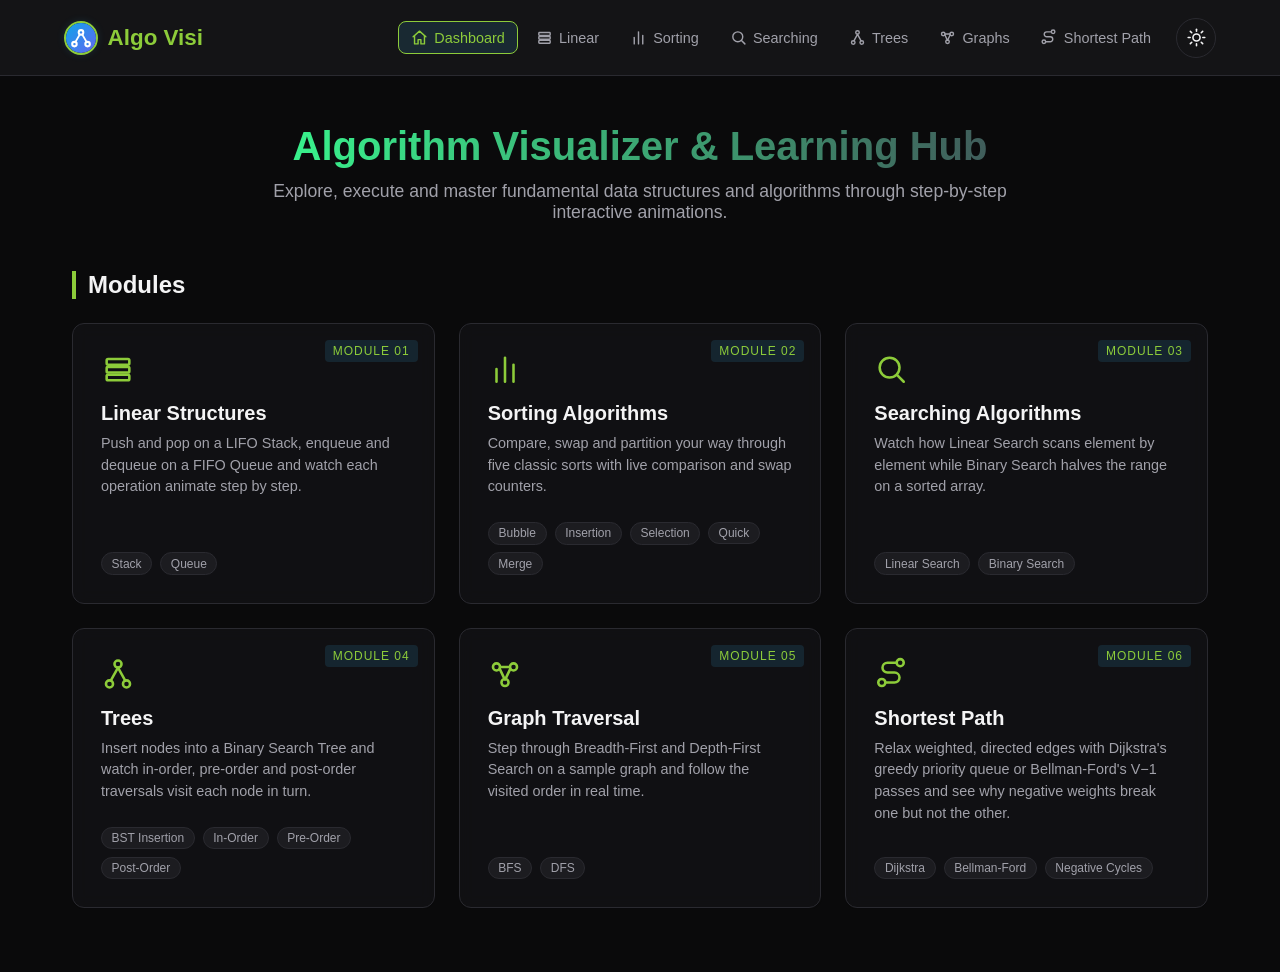
<file: index.html>
<!DOCTYPE html>
<html lang="en" data-theme="dark">
<head>
  <meta charset="UTF-8">
  <meta name="viewport" content="width=device-width, initial-scale=1.0">
  <title>Algo Visi</title>
  <link rel="icon" type="image/svg+xml" href="favicon.svg">
  <!-- Apply saved theme before paint to avoid a flash of the wrong theme -->
  <script>
    (function () {
      try {
        var t = localStorage.getItem('dsa-theme');
        document.documentElement.setAttribute('data-theme', t === 'light' ? 'light' : 'dark');
      } catch (e) { document.documentElement.setAttribute('data-theme', 'dark'); }
    })();
  </script>
  <link rel="stylesheet" href="css/style.css">
  <link rel="stylesheet" href="css/dashboard.css">
</head>
<body>

  <!-- Navigation Bar -->
  <nav class="navbar">
    <a class="logo" href="index.html">
      <img src="favicon.svg" alt="Algo Visi" class="logo-favicon">
      <span class="logo-text">Algo Visi</span>
    </a>
    <div class="nav-right">
      <ul class="nav-links">
        <li><a href="index.html" class="active"><span class="nav-icon"><svg viewBox="0 0 24 24"><path d="M3 11l9-8 9 8"/><path d="M5 9.5V21h5v-6h4v6h5V9.5"/></svg></span> Dashboard</a></li>
        <li><a href="pages/linear-structures.html"><span class="nav-icon"><svg viewBox="0 0 24 24"><rect x="4" y="5" width="16" height="4" rx="1"/><rect x="4" y="10.5" width="16" height="4" rx="1"/><rect x="4" y="16" width="16" height="4" rx="1"/></svg></span> Linear</a></li>
        <li><a href="pages/sorting.html"><span class="nav-icon"><svg viewBox="0 0 24 24"><line x1="6" y1="21" x2="6" y2="12"/><line x1="12" y1="21" x2="12" y2="4"/><line x1="18" y1="21" x2="18" y2="9"/></svg></span> Sorting</a></li>
        <li><a href="pages/searching.html"><span class="nav-icon"><svg viewBox="0 0 24 24"><circle cx="11" cy="11" r="7"/><line x1="16.2" y1="16.2" x2="21" y2="21"/></svg></span> Searching</a></li>
        <li><a href="pages/tree.html"><span class="nav-icon"><svg viewBox="0 0 24 24"><circle cx="12" cy="5" r="2.5"/><circle cx="6" cy="19" r="2.5"/><circle cx="18" cy="19" r="2.5"/><path d="M12 7.5 6.9 16.7M12 7.5l5.1 9.2"/></svg></span> Trees</a></li>
        <li><a href="pages/graph.html"><span class="nav-icon"><svg viewBox="0 0 24 24"><circle cx="6" cy="7" r="2.5"/><circle cx="18" cy="7" r="2.5"/><circle cx="12" cy="18" r="2.5"/><path d="M8.2 8.2l3.6 7.6M15.8 8.2l-3.6 7.6M8.5 7h7"/></svg></span> Graphs</a></li>
        <li><a href="pages/shortest-path.html"><span class="nav-icon"><svg viewBox="0 0 24 24"><circle cx="5.5" cy="18" r="2.5"/><circle cx="18.5" cy="4" r="2.5"/><path d="M8 18h6.5a3.5 3.5 0 0 0 0-7h-5a3.5 3.5 0 0 1 0-7H16"/></svg></span> Shortest Path</a></li>
      </ul>
      <button id="theme-toggle" class="theme-toggle" type="button" aria-label="Switch theme">
        <svg class="icon-sun" viewBox="0 0 24 24"><circle cx="12" cy="12" r="4.5"/><line x1="12" y1="1.5" x2="12" y2="4"/><line x1="12" y1="20" x2="12" y2="22.5"/><line x1="1.5" y1="12" x2="4" y2="12"/><line x1="20" y1="12" x2="22.5" y2="12"/><line x1="4.2" y1="4.2" x2="6" y2="6"/><line x1="18" y1="18" x2="19.8" y2="19.8"/><line x1="4.2" y1="19.8" x2="6" y2="18"/><line x1="18" y1="6" x2="19.8" y2="4.2"/></svg>
        <svg class="icon-moon" viewBox="0 0 24 24"><path d="M21 12.8A9 9 0 1 1 11.2 3 7 7 0 0 0 21 12.8Z"/></svg>
      </button>
    </div>
  </nav>

  <!-- Hero Section -->
  <header class="hero">
    <h1>Algorithm Visualizer &amp; Learning Hub</h1>
    <p>Explore, execute and master fundamental data structures and algorithms through step-by-step interactive animations.</p>
  </header>

  <!-- Main Modules — Flexbox layout -->
  <main class="dashboard-container">
    <h2 class="section-title">Modules</h2>
     <div class="card-grid">

      <!-- Module 1: Linear Structures -->
      <a href="pages/linear-structures.html" class="module-card">
        <div class="card-badge">Module 01</div>
        <div class="card-icon"><svg viewBox="0 0 24 24" fill="none" stroke="currentColor" stroke-width="1.8" stroke-linecap="round" stroke-linejoin="round"><rect x="4" y="5" width="16" height="4" rx="1"/><rect x="4" y="10.5" width="16" height="4" rx="1"/><rect x="4" y="16" width="16" height="4" rx="1"/></svg></div>
        <h3>Linear Structures</h3>
        <p>Push and pop on a LIFO Stack, enqueue and dequeue on a FIFO Queue and watch each operation animate step by step.</p>
        <div class="card-tags">
          <span>Stack</span>
          <span>Queue</span>
        </div>
      </a>

      <!-- Module 2: Sorting -->
      <a href="pages/sorting.html" class="module-card">
        <div class="card-badge">Module 02</div>
        <div class="card-icon"><svg viewBox="0 0 24 24" fill="none" stroke="currentColor" stroke-width="1.8" stroke-linecap="round" stroke-linejoin="round"><line x1="6" y1="21" x2="6" y2="12"/><line x1="12" y1="21" x2="12" y2="4"/><line x1="18" y1="21" x2="18" y2="9"/></svg></div>
        <h3>Sorting Algorithms</h3>
        <p>Compare, swap and partition your way through five classic sorts with live comparison and swap counters.</p>
        <div class="card-tags">
          <span>Bubble</span>
          <span>Insertion</span>
          <span>Selection</span>
          <span>Quick</span>
          <span>Merge</span>
        </div>
      </a>

      <!-- Module 3: Searching -->
      <a href="pages/searching.html" class="module-card">
        <div class="card-badge">Module 03</div>
        <div class="card-icon"><svg viewBox="0 0 24 24" fill="none" stroke="currentColor" stroke-width="1.8" stroke-linecap="round" stroke-linejoin="round"><circle cx="11" cy="11" r="7"/><line x1="16.2" y1="16.2" x2="21" y2="21"/></svg></div>
        <h3>Searching Algorithms</h3>
        <p>Watch how Linear Search scans element by element while Binary Search halves the range on a sorted array.</p>
        <div class="card-tags">
          <span>Linear Search</span>
          <span>Binary Search</span>
        </div>
      </a>

      <!-- Module 4: Trees -->
      <a href="pages/tree.html" class="module-card">
        <div class="card-badge">Module 04</div>
        <div class="card-icon"><svg viewBox="0 0 24 24" fill="none" stroke="currentColor" stroke-width="1.8" stroke-linecap="round" stroke-linejoin="round"><circle cx="12" cy="5" r="2.5"/><circle cx="6" cy="19" r="2.5"/><circle cx="18" cy="19" r="2.5"/><path d="M12 7.5 6.9 16.7M12 7.5l5.1 9.2"/></svg></div>
        <h3>Trees</h3>
        <p>Insert nodes into a Binary Search Tree and watch in-order, pre-order and post-order traversals visit each node in turn.</p>
        <div class="card-tags">
          <span>BST Insertion</span>
          <span>In-Order</span>
          <span>Pre-Order</span>
          <span>Post-Order</span>
        </div>
      </a>

      <!-- Module 5: Graphs -->
      <a href="pages/graph.html" class="module-card">
        <div class="card-badge">Module 05</div>
        <div class="card-icon"><svg viewBox="0 0 24 24" fill="none" stroke="currentColor" stroke-width="1.8" stroke-linecap="round" stroke-linejoin="round"><circle cx="6" cy="7" r="2.5"/><circle cx="18" cy="7" r="2.5"/><circle cx="12" cy="18" r="2.5"/><path d="M8.2 8.2l3.6 7.6M15.8 8.2l-3.6 7.6M8.5 7h7"/></svg></div>
        <h3>Graph Traversal</h3>
        <p>Step through Breadth-First and Depth-First Search on a sample graph and follow the visited order in real time.</p>
        <div class="card-tags">
          <span>BFS</span>
          <span>DFS</span>
        </div>
      </a>


      <!-- Module 6: Shortest Path -->
      <a href="pages/shortest-path.html" class="module-card">
        <div class="card-badge">Module 06</div>
        <div class="card-icon"><svg viewBox="0 0 24 24" fill="none" stroke="currentColor" stroke-width="1.8" stroke-linecap="round" stroke-linejoin="round"><circle cx="5.5" cy="18" r="2.5"/><circle cx="18.5" cy="4" r="2.5"/><path d="M8 18h6.5a3.5 3.5 0 0 0 0-7h-5a3.5 3.5 0 0 1 0-7H16"/></svg></div>
        <h3>Shortest Path</h3>
        <p>Relax weighted, directed edges with Dijkstra's greedy priority queue or Bellman-Ford's V&minus;1 passes and see why negative weights break one but not the other.</p>
        <div class="card-tags">
          <span>Dijkstra</span>
          <span>Bellman-Ford</span>
          <span>Negative Cycles</span>
        </div>
      </a>

    </div>
  </main>

  <script src="js/app.js"></script>
  <script src="js/theme.js"></script>
</body>
</html>
</file>
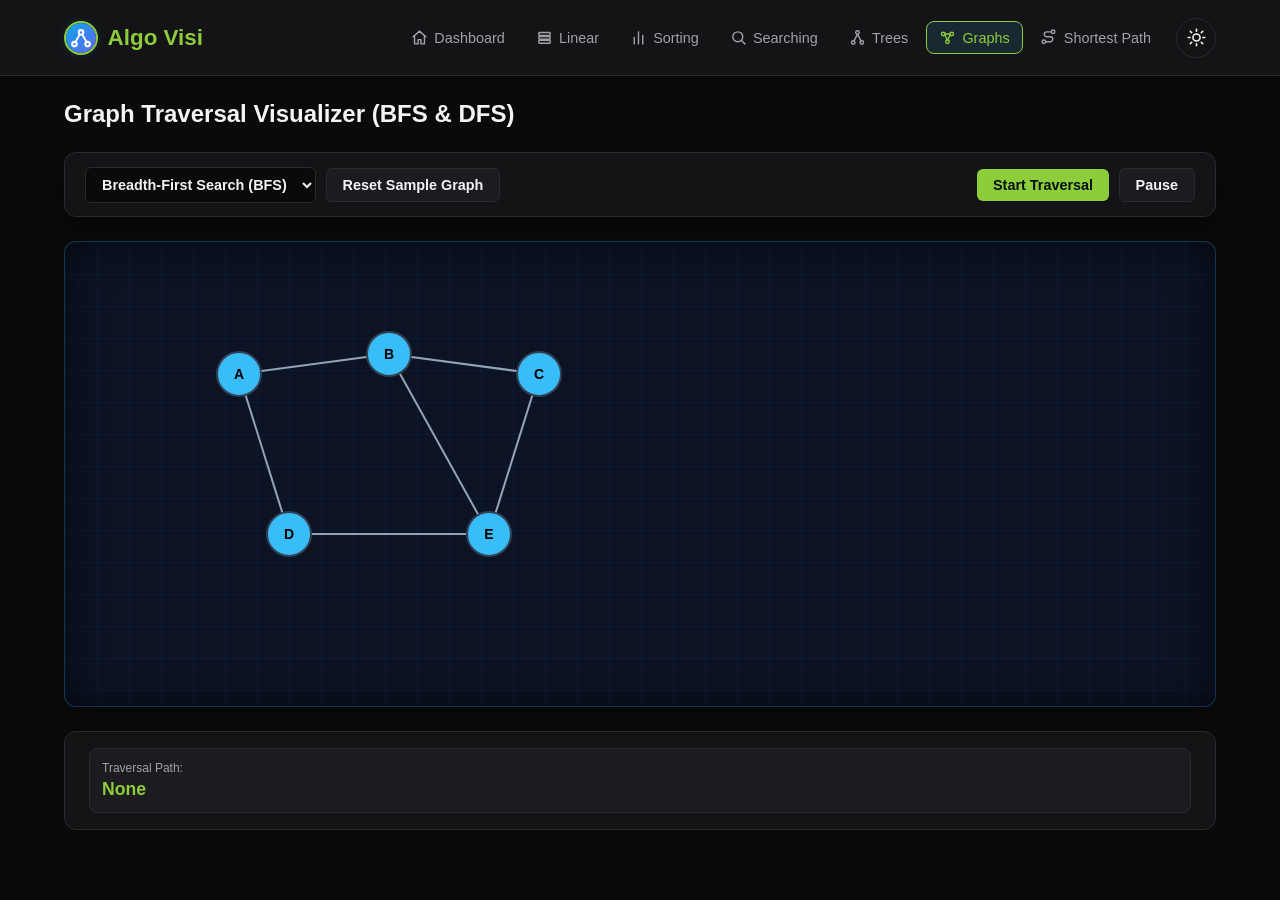
<file: pages/graph.html>
<!DOCTYPE html>
<html lang="en" data-theme="dark">
<head>
  <meta charset="UTF-8">
  <meta name="viewport" content="width=device-width, initial-scale=1.0">
  <title>Graph Visualizer - Algo Visi</title>
  <link rel="icon" type="image/svg+xml" href="../favicon.svg">
  <script>
    (function () {
      try {
        var t = localStorage.getItem('dsa-theme');
        document.documentElement.setAttribute('data-theme', t === 'light' ? 'light' : 'dark');
      } catch (e) { document.documentElement.setAttribute('data-theme', 'dark'); }
    })();
  </script>
  <link rel="stylesheet" href="../css/style.css">
  <link rel="stylesheet" href="../css/visualizer.css">
  <style>
    #graph-svg {
      width: 100%;
      height: 400px;
    }
    .graph-node {
      fill: var(--accent);
      stroke: var(--border-color);
      stroke-width: 2px;
      transition: fill 0.3s ease;
    }
    .graph-node.visited {
      fill: #10b981; /* Green for visited nodes */
    }
    .graph-text {
      fill: #000;
      font-weight: bold;
      font-size: 14px;
      text-anchor: middle;
      dominant-baseline: central;
    }
    .graph-edge {
      stroke: var(--text-muted);
      stroke-width: 2px;
    }
  </style>
</head>
<body>

  <!-- Navigation Bar -->
  <nav class="navbar">
    <a class="logo" href="../index.html">
      <img src="../favicon.svg" alt="DSA Playground" class="logo-favicon">
      <span class="logo-text">Algo Visi</span>
    </a>
    <div class="nav-right">
      <ul class="nav-links">
        <li><a href="../index.html"><span class="nav-icon"><svg viewBox="0 0 24 24"><path d="M3 11l9-8 9 8"/><path d="M5 9.5V21h5v-6h4v6h5V9.5"/></svg></span> Dashboard</a></li>
        <li><a href="linear-structures.html"><span class="nav-icon"><svg viewBox="0 0 24 24"><rect x="4" y="5" width="16" height="4" rx="1"/><rect x="4" y="10.5" width="16" height="4" rx="1"/><rect x="4" y="16" width="16" height="4" rx="1"/></svg></span> Linear</a></li>
        <li><a href="sorting.html"><span class="nav-icon"><svg viewBox="0 0 24 24"><line x1="6" y1="21" x2="6" y2="12"/><line x1="12" y1="21" x2="12" y2="4"/><line x1="18" y1="21" x2="18" y2="9"/></svg></span> Sorting</a></li>
        <li><a href="searching.html"><span class="nav-icon"><svg viewBox="0 0 24 24"><circle cx="11" cy="11" r="7"/><line x1="16.2" y1="16.2" x2="21" y2="21"/></svg></span> Searching</a></li>
        <li><a href="tree.html"><span class="nav-icon"><svg viewBox="0 0 24 24"><circle cx="12" cy="5" r="2.5"/><circle cx="6" cy="19" r="2.5"/><circle cx="18" cy="19" r="2.5"/><path d="M12 7.5 6.9 16.7M12 7.5l5.1 9.2"/></svg></span> Trees</a></li>
        <li><a href="graph.html" class="active"><span class="nav-icon"><svg viewBox="0 0 24 24"><circle cx="6" cy="7" r="2.5"/><circle cx="18" cy="7" r="2.5"/><circle cx="12" cy="18" r="2.5"/><path d="M8.2 8.2l3.6 7.6M15.8 8.2l-3.6 7.6M8.5 7h7"/></svg></span> Graphs</a></li>
        <li><a href="shortest-path.html"><span class="nav-icon"><svg viewBox="0 0 24 24"><circle cx="5.5" cy="18" r="2.5"/><circle cx="18.5" cy="4" r="2.5"/><path d="M8 18h6.5a3.5 3.5 0 0 0 0-7h-5a3.5 3.5 0 0 1 0-7H16"/></svg></span> Shortest Path</a></li>
      </ul>
      <button id="theme-toggle" class="theme-toggle" type="button" aria-label="Switch theme">
        <svg class="icon-sun" viewBox="0 0 24 24"><circle cx="12" cy="12" r="4.5"/><line x1="12" y1="1.5" x2="12" y2="4"/><line x1="12" y1="20" x2="12" y2="22.5"/><line x1="1.5" y1="12" x2="4" y2="12"/><line x1="20" y1="12" x2="22.5" y2="12"/><line x1="4.2" y1="4.2" x2="6" y2="6"/><line x1="18" y1="18" x2="19.8" y2="19.8"/><line x1="4.2" y1="19.8" x2="6" y2="18"/><line x1="18" y1="6" x2="19.8" y2="4.2"/></svg>
        <svg class="icon-moon" viewBox="0 0 24 24"><path d="M21 12.8A9 9 0 1 1 11.2 3 7 7 0 0 0 21 12.8Z"/></svg>
      </button>
    </div>
  </nav>

  <div class="visualizer-container">
    <h2>Graph Traversal Visualizer (BFS &amp; DFS)</h2>

    <!-- Controls Panel -->
    <div class="control-panel">
      <div class="input-group">
        <select id="algo-select" class="btn btn-secondary">
          <option value="bfs">Breadth-First Search (BFS)</option>
          <option value="dfs">Depth-First Search (DFS)</option>
        </select>
        <button id="reset-graph-btn" class="btn btn-secondary">Reset Sample Graph</button>
      </div>

      <div class="input-group">
        <button id="play-btn" class="btn">Start Traversal</button>
        <button id="pause-btn" class="btn btn-secondary">Pause</button>
      </div>
    </div>

    <!-- Visualizer Canvas -->
    <div id="canvas-container" class="canvas-area">
      <svg id="graph-svg"></svg>
    </div>

    <!-- Metrics Panel -->
    <div class="complexity-panel">
      <div class="complexity-card" style="grid-column: 1 / -1; text-align: left;">
        <span>Traversal Path:</span>
        <strong id="path-output" style="font-size: 1.1rem; color: var(--accent);">None</strong>
      </div>
    </div>
  </div>

  <script src="../js/visualization/graphVisualizer.js"></script>
  <script src="../js/theme.js"></script>
</body>
</html>
</file>
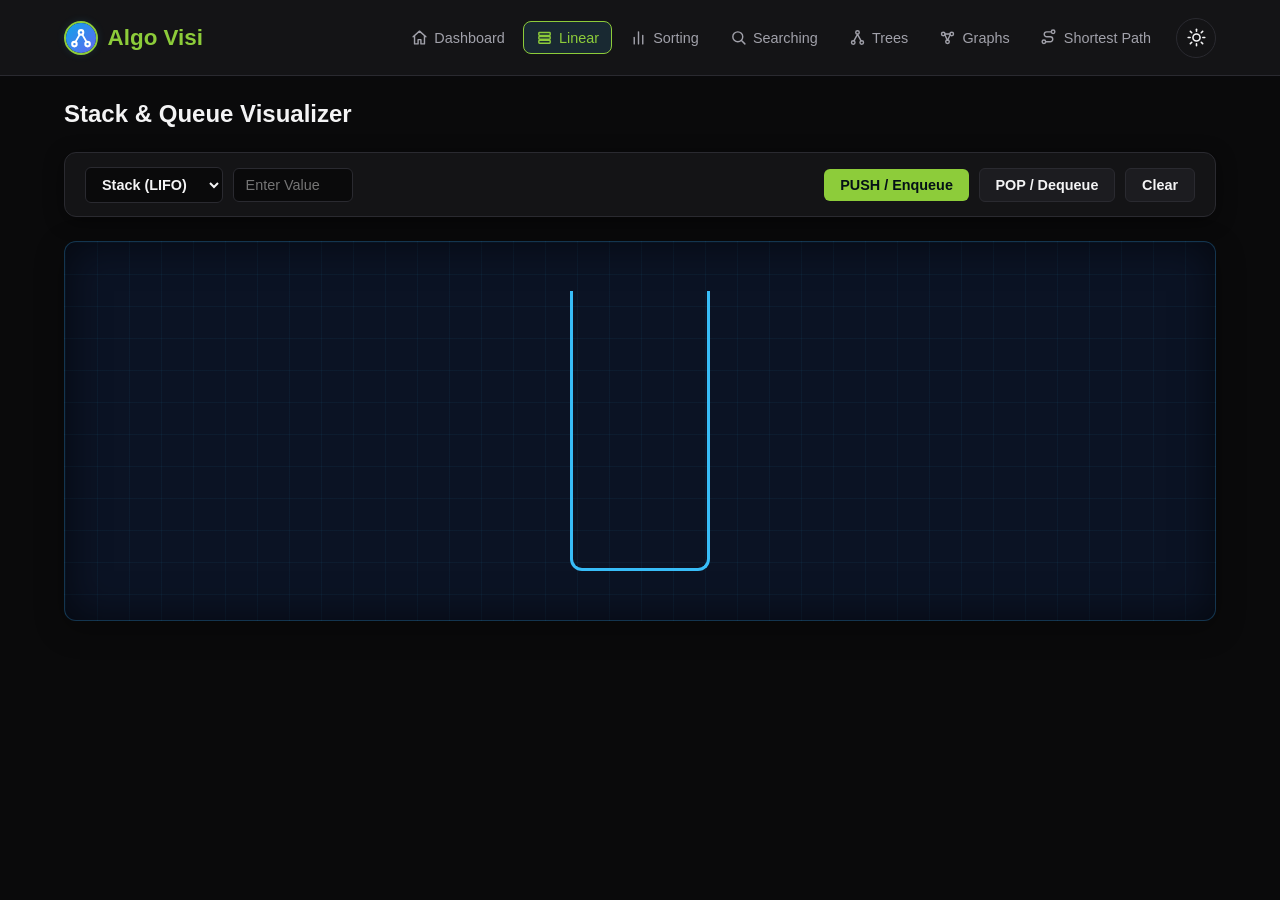
<file: pages/linear-structures.html>
<!DOCTYPE html>
<html lang="en" data-theme="dark">
<head>
  <meta charset="UTF-8">
  <meta name="viewport" content="width=device-width, initial-scale=1.0">
  <title>Linear Structures - Algo Visi</title>
  <link rel="icon" type="image/svg+xml" href="../favicon.svg">
  <script>
    (function () {
      try {
        var t = localStorage.getItem('dsa-theme');
        document.documentElement.setAttribute('data-theme', t === 'light' ? 'light' : 'dark');
      } catch (e) { document.documentElement.setAttribute('data-theme', 'dark'); }
    })();
  </script>
  <link rel="stylesheet" href="../css/style.css">
  <link rel="stylesheet" href="../css/visualizer.css">
  <style>
    /* Specific styles for Stack & Queue containers */
    .stack-display {
      display: flex;
      flex-direction: column-reverse;
      align-items: center;
      gap: 6px;
      width: 140px;
      min-height: 280px;
      border: 3px solid var(--accent);
      border-top: none;
      padding: 10px;
      border-radius: 0 0 12px 12px;
    }

    .queue-display {
      display: flex;
      flex-direction: row;
      align-items: center;
      gap: 6px;
      min-width: 300px;
      height: 80px;
      border: 3px solid var(--accent);
      border-left: none;
      border-right: none;
      padding: 10px;
    }

    .struct-node {
      background: var(--accent);
      color: #000;
      font-weight: bold;
      border-radius: 6px;
      display: flex;
      align-items: center;
      justify-content: center;
      width: 100%;
      height: 40px;
      transition: all 0.3s ease;
    }

    .queue-display .struct-node {
      width: 50px;
      height: 50px;
    }
  </style>
</head>
<body>

  <!-- Navigation Bar -->
  <nav class="navbar">
    <a class="logo" href="../index.html">
      <img src="../favicon.svg" alt="Algo Visi" class="logo-favicon">
      <span class="logo-text">Algo Visi</span>
    </a>
    <div class="nav-right">
      <ul class="nav-links">
        <li><a href="../index.html"><span class="nav-icon"><svg viewBox="0 0 24 24"><path d="M3 11l9-8 9 8"/><path d="M5 9.5V21h5v-6h4v6h5V9.5"/></svg></span> Dashboard</a></li>
        <li><a href="linear-structures.html" class="active"><span class="nav-icon"><svg viewBox="0 0 24 24"><rect x="4" y="5" width="16" height="4" rx="1"/><rect x="4" y="10.5" width="16" height="4" rx="1"/><rect x="4" y="16" width="16" height="4" rx="1"/></svg></span> Linear</a></li>
        <li><a href="sorting.html"><span class="nav-icon"><svg viewBox="0 0 24 24"><line x1="6" y1="21" x2="6" y2="12"/><line x1="12" y1="21" x2="12" y2="4"/><line x1="18" y1="21" x2="18" y2="9"/></svg></span> Sorting</a></li>
        <li><a href="searching.html"><span class="nav-icon"><svg viewBox="0 0 24 24"><circle cx="11" cy="11" r="7"/><line x1="16.2" y1="16.2" x2="21" y2="21"/></svg></span> Searching</a></li>
        <li><a href="tree.html"><span class="nav-icon"><svg viewBox="0 0 24 24"><circle cx="12" cy="5" r="2.5"/><circle cx="6" cy="19" r="2.5"/><circle cx="18" cy="19" r="2.5"/><path d="M12 7.5 6.9 16.7M12 7.5l5.1 9.2"/></svg></span> Trees</a></li>
        <li><a href="graph.html"><span class="nav-icon"><svg viewBox="0 0 24 24"><circle cx="6" cy="7" r="2.5"/><circle cx="18" cy="7" r="2.5"/><circle cx="12" cy="18" r="2.5"/><path d="M8.2 8.2l3.6 7.6M15.8 8.2l-3.6 7.6M8.5 7h7"/></svg></span> Graphs</a></li>
        <li><a href="shortest-path.html"><span class="nav-icon"><svg viewBox="0 0 24 24"><circle cx="5.5" cy="18" r="2.5"/><circle cx="18.5" cy="4" r="2.5"/><path d="M8 18h6.5a3.5 3.5 0 0 0 0-7h-5a3.5 3.5 0 0 1 0-7H16"/></svg></span> Shortest Path</a></li>
      </ul>
      <button id="theme-toggle" class="theme-toggle" type="button" aria-label="Switch theme">
        <svg class="icon-sun" viewBox="0 0 24 24"><circle cx="12" cy="12" r="4.5"/><line x1="12" y1="1.5" x2="12" y2="4"/><line x1="12" y1="20" x2="12" y2="22.5"/><line x1="1.5" y1="12" x2="4" y2="12"/><line x1="20" y1="12" x2="22.5" y2="12"/><line x1="4.2" y1="4.2" x2="6" y2="6"/><line x1="18" y1="18" x2="19.8" y2="19.8"/><line x1="4.2" y1="19.8" x2="6" y2="18"/><line x1="18" y1="6" x2="19.8" y2="4.2"/></svg>
        <svg class="icon-moon" viewBox="0 0 24 24"><path d="M21 12.8A9 9 0 1 1 11.2 3 7 7 0 0 0 21 12.8Z"/></svg>
      </button>
    </div>
  </nav>

  <div class="visualizer-container">
    <h2>Stack &amp; Queue Visualizer</h2>

    <!-- Controls Panel -->
    <div class="control-panel">
      <div class="input-group">
        <select id="struct-select" class="btn btn-secondary">
          <option value="stack">Stack (LIFO)</option>
          <option value="queue">Queue (FIFO)</option>
        </select>
        <input type="text" id="node-input" placeholder="Enter Value" style="width: 120px;">
      </div>

      <div class="input-group">
        <button id="push-btn" class="btn">PUSH / Enqueue</button>
        <button id="pop-btn" class="btn btn-secondary">POP / Dequeue</button>
        <button id="clear-btn" class="btn btn-secondary">Clear</button>
      </div>
    </div>

    <!-- Visualizer Canvas -->
    <div id="canvas-container" class="canvas-area" style="align-items: center;">
      <div id="display-area" class="stack-display"></div>
    </div>
  </div>

  <script src="../js/visualization/linearVisualizer.js"></script>
  <script src="../js/theme.js"></script>
</body>
</html>
</file>
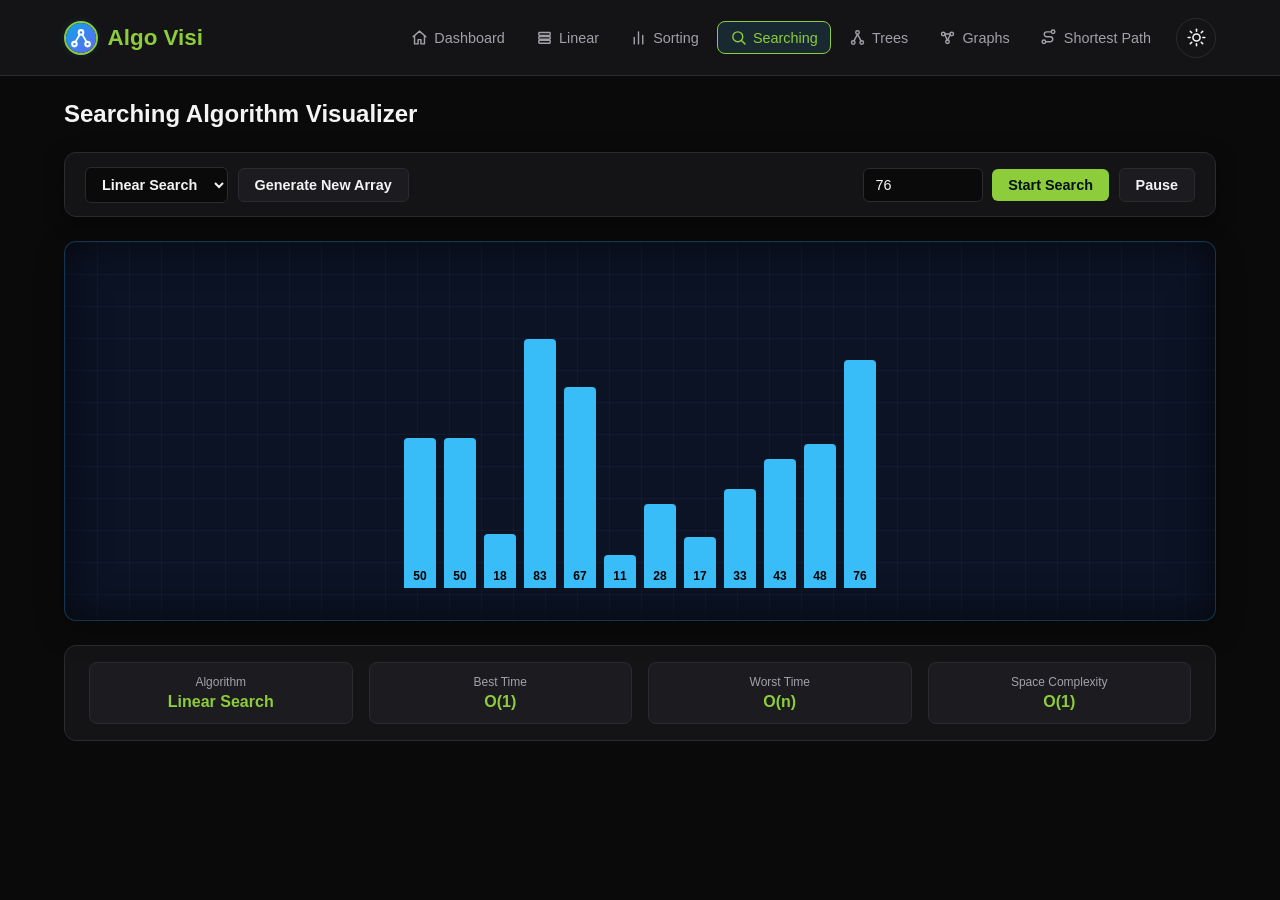
<file: pages/searching.html>
<!DOCTYPE html>
<html lang="en" data-theme="dark">
<head>
  <meta charset="UTF-8">
  <meta name="viewport" content="width=device-width, initial-scale=1.0">
  <title>Searching Visualizer - Algo Visi</title>
  <link rel="icon" type="image/svg+xml" href="../favicon.svg">
  <script>
    (function () {
      try {
        var t = localStorage.getItem('dsa-theme');
        document.documentElement.setAttribute('data-theme', t === 'light' ? 'light' : 'dark');
      } catch (e) { document.documentElement.setAttribute('data-theme', 'dark'); }
    })();
  </script>
  <link rel="stylesheet" href="../css/style.css">
  <link rel="stylesheet" href="../css/visualizer.css">
</head>
<body>

  <!-- Navigation Bar -->
  <nav class="navbar">
    <a class="logo" href="../index.html">
      <img src="../favicon.svg" alt="Algo Visi" class="logo-favicon">
      <span class="logo-text">Algo Visi</span>
    </a>
    <div class="nav-right">
      <ul class="nav-links">
        <li><a href="../index.html"><span class="nav-icon"><svg viewBox="0 0 24 24"><path d="M3 11l9-8 9 8"/><path d="M5 9.5V21h5v-6h4v6h5V9.5"/></svg></span> Dashboard</a></li>
        <li><a href="linear-structures.html"><span class="nav-icon"><svg viewBox="0 0 24 24"><rect x="4" y="5" width="16" height="4" rx="1"/><rect x="4" y="10.5" width="16" height="4" rx="1"/><rect x="4" y="16" width="16" height="4" rx="1"/></svg></span> Linear</a></li>
        <li><a href="sorting.html"><span class="nav-icon"><svg viewBox="0 0 24 24"><line x1="6" y1="21" x2="6" y2="12"/><line x1="12" y1="21" x2="12" y2="4"/><line x1="18" y1="21" x2="18" y2="9"/></svg></span> Sorting</a></li>
        <li><a href="searching.html" class="active"><span class="nav-icon"><svg viewBox="0 0 24 24"><circle cx="11" cy="11" r="7"/><line x1="16.2" y1="16.2" x2="21" y2="21"/></svg></span> Searching</a></li>
        <li><a href="tree.html"><span class="nav-icon"><svg viewBox="0 0 24 24"><circle cx="12" cy="5" r="2.5"/><circle cx="6" cy="19" r="2.5"/><circle cx="18" cy="19" r="2.5"/><path d="M12 7.5 6.9 16.7M12 7.5l5.1 9.2"/></svg></span> Trees</a></li>
        <li><a href="graph.html"><span class="nav-icon"><svg viewBox="0 0 24 24"><circle cx="6" cy="7" r="2.5"/><circle cx="18" cy="7" r="2.5"/><circle cx="12" cy="18" r="2.5"/><path d="M8.2 8.2l3.6 7.6M15.8 8.2l-3.6 7.6M8.5 7h7"/></svg></span> Graphs</a></li>
        <li><a href="shortest-path.html"><span class="nav-icon"><svg viewBox="0 0 24 24"><circle cx="5.5" cy="18" r="2.5"/><circle cx="18.5" cy="4" r="2.5"/><path d="M8 18h6.5a3.5 3.5 0 0 0 0-7h-5a3.5 3.5 0 0 1 0-7H16"/></svg></span> Shortest Path</a></li>
      </ul>
      <button id="theme-toggle" class="theme-toggle" type="button" aria-label="Switch theme">
        <svg class="icon-sun" viewBox="0 0 24 24"><circle cx="12" cy="12" r="4.5"/><line x1="12" y1="1.5" x2="12" y2="4"/><line x1="12" y1="20" x2="12" y2="22.5"/><line x1="1.5" y1="12" x2="4" y2="12"/><line x1="20" y1="12" x2="22.5" y2="12"/><line x1="4.2" y1="4.2" x2="6" y2="6"/><line x1="18" y1="18" x2="19.8" y2="19.8"/><line x1="4.2" y1="19.8" x2="6" y2="18"/><line x1="18" y1="6" x2="19.8" y2="4.2"/></svg>
        <svg class="icon-moon" viewBox="0 0 24 24"><path d="M21 12.8A9 9 0 1 1 11.2 3 7 7 0 0 0 21 12.8Z"/></svg>
      </button>
    </div>
  </nav>

  <div class="visualizer-container">
    <h2>Searching Algorithm Visualizer</h2>

    <!-- Controls Panel -->
    <div class="control-panel">
      <div class="input-group">
        <select id="algo-select" class="btn btn-secondary">
          <option value="linearSearch">Linear Search</option>
          <option value="binarySearch">Binary Search</option>
        </select>
        <button id="generate-btn" class="btn btn-secondary">Generate New Array</button>
      </div>

      <div class="input-group">
        <input type="text" id="target-input" placeholder="Target Number" style="width: 120px;">
        <button id="play-btn" class="btn">Start Search</button>
        <button id="pause-btn" class="btn btn-secondary">Pause</button>
      </div>
    </div>

    <!-- Visualizer Canvas -->
    <div id="array-container" class="canvas-area"></div>

    <!-- Big-O Metrics Panel -->
    <div class="complexity-panel">
      <div class="complexity-card">
        <span>Algorithm</span>
        <strong id="algo-name">Linear Search</strong>
      </div>
      <div class="complexity-card">
        <span>Best Time</span>
        <strong id="time-best">O(1)</strong>
      </div>
      <div class="complexity-card">
        <span>Worst Time</span>
        <strong id="time-worst">O(n)</strong>
      </div>
      <div class="complexity-card">
        <span>Space Complexity</span>
        <strong id="space-comp">O(1)</strong>
      </div>
    </div>
  </div>

  <script src="../js/visualization/searchVisualizer.js"></script>
  <script src="../js/theme.js"></script>
</body>
</html>
</file>
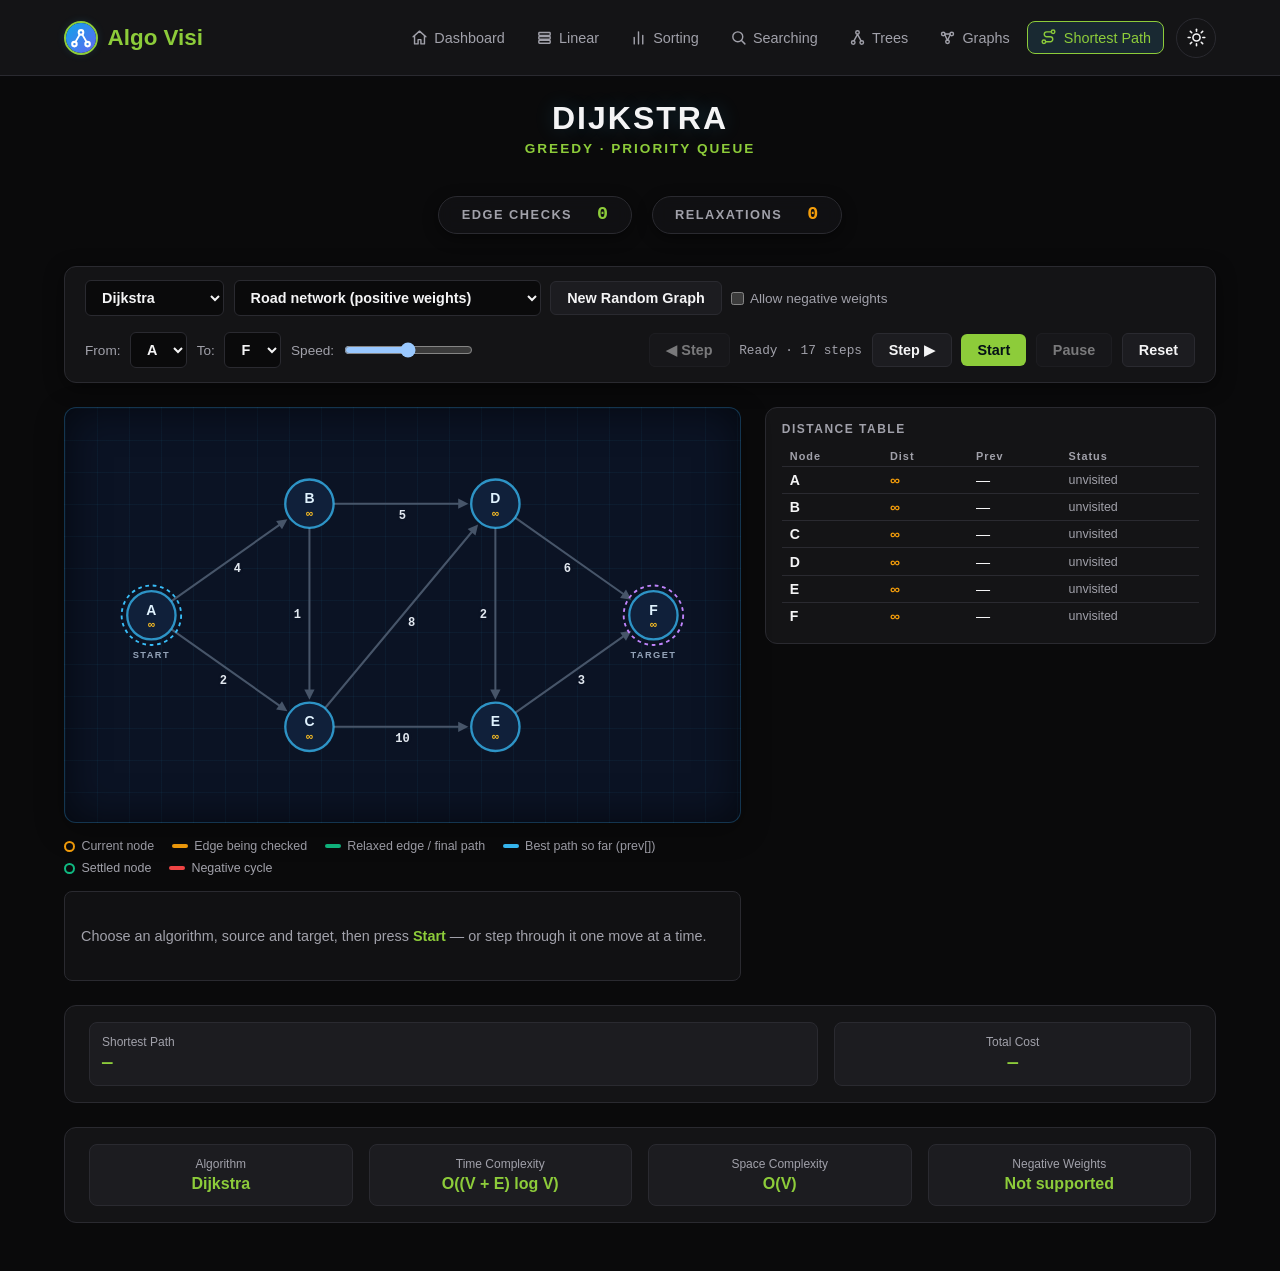
<file: pages/shortest-path.html>
<!DOCTYPE html>
<html lang="en" data-theme="dark">
<head>
  <meta charset="UTF-8">
  <meta name="viewport" content="width=device-width, initial-scale=1.0">
  <title>Shortest Path Visualizer - Algo Visi</title>
  <link rel="icon" type="image/svg+xml" href="../favicon.svg">
  <script>
    (function () {
      try {
        var t = localStorage.getItem('dsa-theme');
        document.documentElement.setAttribute('data-theme', t === 'light' ? 'light' : 'dark');
      } catch (e) { document.documentElement.setAttribute('data-theme', 'dark'); }
    })();
  </script>
  <link rel="stylesheet" href="../css/style.css">
  <link rel="stylesheet" href="../css/visualizer.css">
  <link rel="stylesheet" href="../css/shortest-path.css">
</head>
<body>

  <!-- Navigation Bar -->
  <nav class="navbar">
    <a class="logo" href="../index.html">
      <img src="../favicon.svg" alt="Algo Visi" class="logo-favicon">
      <span class="logo-text">Algo Visi</span>
    </a>
    <div class="nav-right">
      <ul class="nav-links">
        <li><a href="../index.html"><span class="nav-icon"><svg viewBox="0 0 24 24"><path d="M3 11l9-8 9 8"/><path d="M5 9.5V21h5v-6h4v6h5V9.5"/></svg></span> Dashboard</a></li>
        <li><a href="linear-structures.html"><span class="nav-icon"><svg viewBox="0 0 24 24"><rect x="4" y="5" width="16" height="4" rx="1"/><rect x="4" y="10.5" width="16" height="4" rx="1"/><rect x="4" y="16" width="16" height="4" rx="1"/></svg></span> Linear</a></li>
        <li><a href="sorting.html"><span class="nav-icon"><svg viewBox="0 0 24 24"><line x1="6" y1="21" x2="6" y2="12"/><line x1="12" y1="21" x2="12" y2="4"/><line x1="18" y1="21" x2="18" y2="9"/></svg></span> Sorting</a></li>
        <li><a href="searching.html"><span class="nav-icon"><svg viewBox="0 0 24 24"><circle cx="11" cy="11" r="7"/><line x1="16.2" y1="16.2" x2="21" y2="21"/></svg></span> Searching</a></li>
        <li><a href="tree.html"><span class="nav-icon"><svg viewBox="0 0 24 24"><circle cx="12" cy="5" r="2.5"/><circle cx="6" cy="19" r="2.5"/><circle cx="18" cy="19" r="2.5"/><path d="M12 7.5 6.9 16.7M12 7.5l5.1 9.2"/></svg></span> Trees</a></li>
        <li><a href="graph.html"><span class="nav-icon"><svg viewBox="0 0 24 24"><circle cx="6" cy="7" r="2.5"/><circle cx="18" cy="7" r="2.5"/><circle cx="12" cy="18" r="2.5"/><path d="M8.2 8.2l3.6 7.6M15.8 8.2l-3.6 7.6M8.5 7h7"/></svg></span> Graphs</a></li>
        <li><a href="shortest-path.html" class="active"><span class="nav-icon"><svg viewBox="0 0 24 24"><circle cx="5.5" cy="18" r="2.5"/><circle cx="18.5" cy="4" r="2.5"/><path d="M8 18h6.5a3.5 3.5 0 0 0 0-7h-5a3.5 3.5 0 0 1 0-7H16"/></svg></span> Shortest Path</a></li>
      </ul>
      <button id="theme-toggle" class="theme-toggle" type="button" aria-label="Switch theme">
        <svg class="icon-sun" viewBox="0 0 24 24"><circle cx="12" cy="12" r="4.5"/><line x1="12" y1="1.5" x2="12" y2="4"/><line x1="12" y1="20" x2="12" y2="22.5"/><line x1="1.5" y1="12" x2="4" y2="12"/><line x1="20" y1="12" x2="22.5" y2="12"/><line x1="4.2" y1="4.2" x2="6" y2="6"/><line x1="18" y1="18" x2="19.8" y2="19.8"/><line x1="4.2" y1="19.8" x2="6" y2="18"/><line x1="18" y1="6" x2="19.8" y2="4.2"/></svg>
        <svg class="icon-moon" viewBox="0 0 24 24"><path d="M21 12.8A9 9 0 1 1 11.2 3 7 7 0 0 0 21 12.8Z"/></svg>
      </button>
    </div>
  </nav>

  <div class="visualizer-container">
    <header class="visualizer-header">
      <h1 id="algo-heading" class="visualizer-title">DIJKSTRA</h1>
      <div id="algo-subheading" class="visualizer-subtitle">GREEDY · PRIORITY QUEUE</div>
    </header>

    <!-- Real-time Stat Badges -->
    <div class="stats-bar">
      <div class="stat-pill compare">
        <span class="stat-label">EDGE CHECKS</span>
        <span id="check-count" class="stat-value">0</span>
      </div>
      <div class="stat-pill swaps">
        <span class="stat-label">RELAXATIONS</span>
        <span id="relax-count" class="stat-value">0</span>
      </div>
    </div>

    <!-- Controls Panel -->
    <div class="control-panel">
      <div class="input-group">
        <select id="algo-select" class="btn btn-secondary" aria-label="Algorithm">
          <option value="dijkstra" selected>Dijkstra</option>
          <option value="bellmanFord">Bellman-Ford</option>
        </select>

        <select id="preset-select" class="btn btn-secondary" aria-label="Sample graph">
          <option value="road" selected>Road network (positive weights)</option>
          <option value="negative">Negative edge (Dijkstra fails)</option>
          <option value="cycle">Negative cycle (Bellman-Ford detects)</option>
          <option value="random">Random graph</option>
        </select>

        <button id="random-btn" class="btn btn-secondary" type="button">New Random Graph</button>
        <label class="sp-check" for="neg-toggle">
          <input type="checkbox" id="neg-toggle"> Allow negative weights
        </label>
      </div>

      <div class="input-group">
        <label class="sp-label" for="source-select">From:</label>
        <select id="source-select" class="btn btn-secondary"></select>
        <label class="sp-label" for="target-select">To:</label>
        <select id="target-select" class="btn btn-secondary"></select>

        <label class="sp-label" for="speed-slider">Speed:</label>
        <input type="range" id="speed-slider" min="10" max="1000" value="500">
      </div>

      <div class="input-group">
        <button id="prev-btn" class="btn btn-secondary" type="button">&#9664; Step</button>
        <span id="step-label" class="sp-step-label">Ready</span>
        <button id="next-btn" class="btn btn-secondary" type="button">Step &#9654;</button>
        <button id="play-btn" class="btn" type="button">Start</button>
        <button id="pause-btn" class="btn btn-secondary" type="button">Pause</button>
        <button id="reset-btn" class="btn btn-secondary" type="button">Reset</button>
      </div>
    </div>

    <div id="neg-warning" class="sp-warning" hidden>
      &#9888; This graph has <strong>negative edge weights</strong>. Dijkstra assumes a settled node's distance is final,
      which is no longer true here &mdash; run it, then switch to Bellman-Ford and compare the answers.
    </div>

    <div class="sp-layout">
      <!-- Left: graph + narration -->
      <div class="sp-main">
        <div class="canvas-area sp-canvas">
          <svg id="sp-svg" viewBox="0 0 700 420" preserveAspectRatio="xMidYMid meet" role="img" aria-label="Weighted directed graph"></svg>
        </div>

        <div class="sp-legend">
          <span><i class="dot" style="border-color:#f59e0b"></i> Current node</span>
          <span><i style="background:#f59e0b"></i> Edge being checked</span>
          <span><i style="background:#10b981"></i> Relaxed edge / final path</span>
          <span><i style="background:#38bdf8"></i> Best path so far (prev[])</span>
          <span><i class="dot" style="border-color:#10b981"></i> Settled node</span>
          <span><i style="background:#ef4444"></i> Negative cycle</span>
        </div>

        <div id="status-box" class="action-banner sp-status">
          <span id="status-text">Ready</span>
        </div>
      </div>

      <!-- Right: data structures + code -->
      <div class="sp-side">
        <div class="sp-card">
          <h3>Distance table</h3>
          <table class="sp-table">
            <thead><tr><th>Node</th><th>Dist</th><th>Prev</th><th>Status</th></tr></thead>
            <tbody id="dist-body"></tbody>
          </table>
        </div>
      </div>
    </div>

    <!-- Result -->
    <div class="complexity-panel">
      <div class="complexity-card sp-result-path">
        <span>Shortest Path</span>
        <strong id="path-output" style="color: var(--accent);">&mdash;</strong>
      </div>
      <div class="complexity-card sp-result-cost">
        <span>Total Cost</span>
        <strong id="cost-output">&mdash;</strong>
      </div>
    </div>

    <!-- Big-O Metrics Panel -->
    <div class="complexity-panel">
      <div class="complexity-card">
        <span>Algorithm</span>
        <strong id="algo-name">Dijkstra</strong>
      </div>
      <div class="complexity-card">
        <span>Time Complexity</span>
        <strong id="time-comp">O((V + E) log V)</strong>
      </div>
      <div class="complexity-card">
        <span>Space Complexity</span>
        <strong id="space-comp">O(V)</strong>
      </div>
      <div class="complexity-card">
        <span>Negative Weights</span>
        <strong id="neg-support">Not supported</strong>
      </div>
    </div>
  </div>

  <script src="../js/visualization/shortestPathVisualizer.js"></script>
  <script src="../js/theme.js"></script>
</body>
</html>
</file>
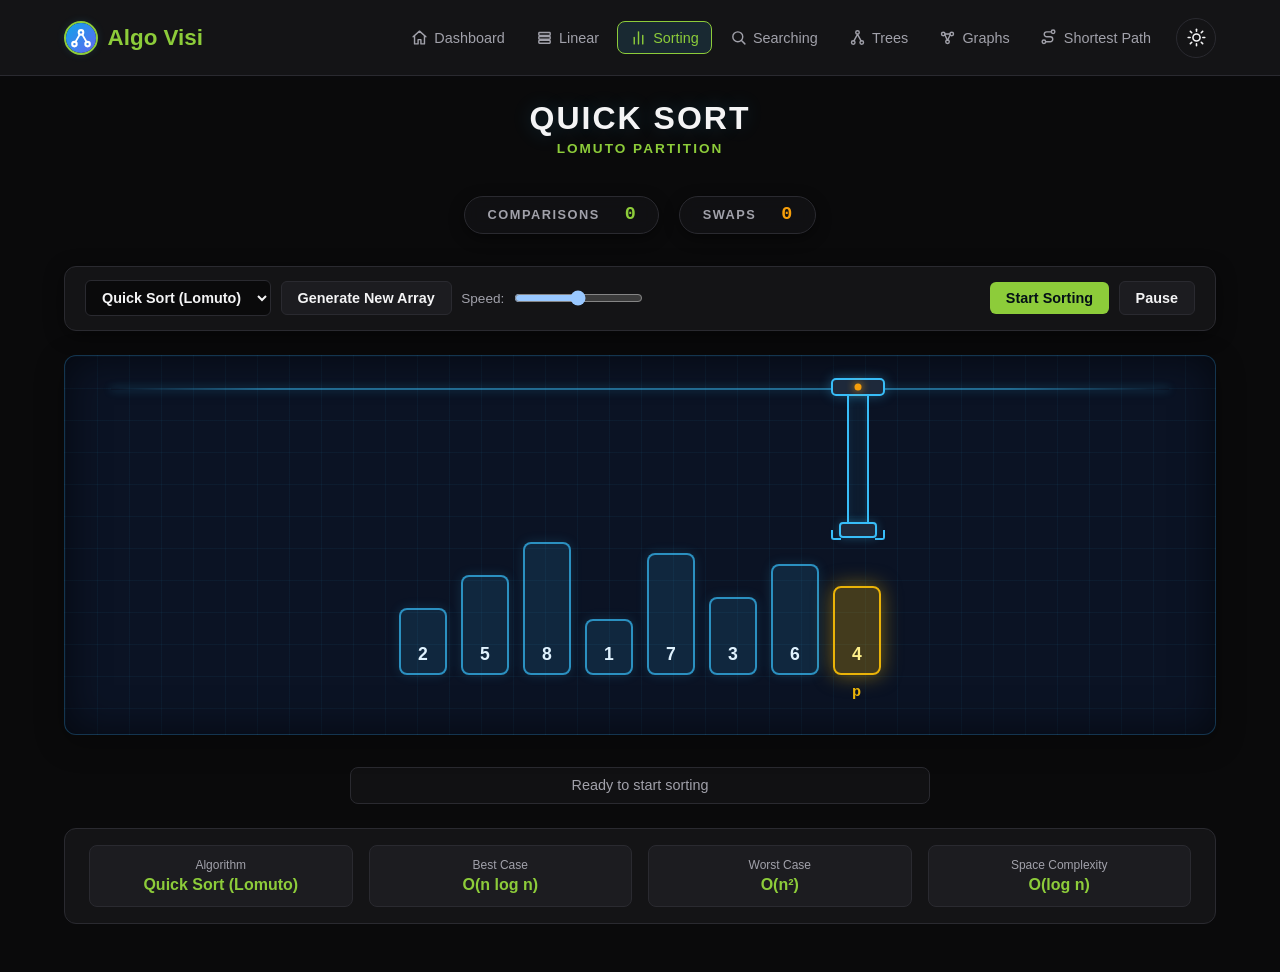
<file: pages/sorting.html>
<!DOCTYPE html>
<html lang="en" data-theme="dark">
<head>
  <meta charset="UTF-8">
  <meta name="viewport" content="width=device-width, initial-scale=1.0">
  <title>Sorting Visualizer - Algo Visi</title>
  <link rel="icon" type="image/svg+xml" href="../favicon.svg">
  <script>
    (function () {
      try {
        var t = localStorage.getItem('dsa-theme');
        document.documentElement.setAttribute('data-theme', t === 'light' ? 'light' : 'dark');
      } catch (e) { document.documentElement.setAttribute('data-theme', 'dark'); }
    })();
  </script>
  <link rel="stylesheet" href="../css/style.css">
  <link rel="stylesheet" href="../css/visualizer.css">
</head>
<body>

  <!-- Navigation Bar -->
  <nav class="navbar">
    <a class="logo" href="../index.html">
      <img src="../favicon.svg" alt="Algo Visi" class="logo-favicon">
      <span class="logo-text">Algo Visi</span>
    </a>
    <div class="nav-right">
      <ul class="nav-links">
        <li><a href="../index.html"><span class="nav-icon"><svg viewBox="0 0 24 24"><path d="M3 11l9-8 9 8"/><path d="M5 9.5V21h5v-6h4v6h5V9.5"/></svg></span> Dashboard</a></li>
        <li><a href="linear-structures.html"><span class="nav-icon"><svg viewBox="0 0 24 24"><rect x="4" y="5" width="16" height="4" rx="1"/><rect x="4" y="10.5" width="16" height="4" rx="1"/><rect x="4" y="16" width="16" height="4" rx="1"/></svg></span> Linear</a></li>
        <li><a href="sorting.html" class="active"><span class="nav-icon"><svg viewBox="0 0 24 24"><line x1="6" y1="21" x2="6" y2="12"/><line x1="12" y1="21" x2="12" y2="4"/><line x1="18" y1="21" x2="18" y2="9"/></svg></span> Sorting</a></li>
        <li><a href="searching.html"><span class="nav-icon"><svg viewBox="0 0 24 24"><circle cx="11" cy="11" r="7"/><line x1="16.2" y1="16.2" x2="21" y2="21"/></svg></span> Searching</a></li>
        <li><a href="tree.html"><span class="nav-icon"><svg viewBox="0 0 24 24"><circle cx="12" cy="5" r="2.5"/><circle cx="6" cy="19" r="2.5"/><circle cx="18" cy="19" r="2.5"/><path d="M12 7.5 6.9 16.7M12 7.5l5.1 9.2"/></svg></span> Trees</a></li>
        <li><a href="graph.html"><span class="nav-icon"><svg viewBox="0 0 24 24"><circle cx="6" cy="7" r="2.5"/><circle cx="18" cy="7" r="2.5"/><circle cx="12" cy="18" r="2.5"/><path d="M8.2 8.2l3.6 7.6M15.8 8.2l-3.6 7.6M8.5 7h7"/></svg></span> Graphs</a></li>
        <li><a href="shortest-path.html"><span class="nav-icon"><svg viewBox="0 0 24 24"><circle cx="5.5" cy="18" r="2.5"/><circle cx="18.5" cy="4" r="2.5"/><path d="M8 18h6.5a3.5 3.5 0 0 0 0-7h-5a3.5 3.5 0 0 1 0-7H16"/></svg></span> Shortest Path</a></li>
      </ul>
      <button id="theme-toggle" class="theme-toggle" type="button" aria-label="Switch theme">
        <svg class="icon-sun" viewBox="0 0 24 24"><circle cx="12" cy="12" r="4.5"/><line x1="12" y1="1.5" x2="12" y2="4"/><line x1="12" y1="20" x2="12" y2="22.5"/><line x1="1.5" y1="12" x2="4" y2="12"/><line x1="20" y1="12" x2="22.5" y2="12"/><line x1="4.2" y1="4.2" x2="6" y2="6"/><line x1="18" y1="18" x2="19.8" y2="19.8"/><line x1="4.2" y1="19.8" x2="6" y2="18"/><line x1="18" y1="6" x2="19.8" y2="4.2"/></svg>
        <svg class="icon-moon" viewBox="0 0 24 24"><path d="M21 12.8A9 9 0 1 1 11.2 3 7 7 0 0 0 21 12.8Z"/></svg>
      </button>
    </div>
  </nav>

  <div class="visualizer-container">
    <!-- Header Section matching reference design -->
    <header class="visualizer-header">
      <h1 id="algo-heading" class="visualizer-title">QUICK SORT</h1>
      <div id="algo-subheading" class="visualizer-subtitle">LOMUTO PARTITION</div>
    </header>

    <!-- Real-time Stat Badges -->
    <div class="stats-bar">
      <div class="stat-pill compare">
        <span class="stat-label">COMPARISONS</span>
        <span id="compare-count" class="stat-value">0</span>
      </div>
      <div class="stat-pill swaps">
        <span class="stat-label">SWAPS</span>
        <span id="swap-count" class="stat-value">0</span>
      </div>
    </div>

    <!-- Controls Panel -->
    <div class="control-panel">
      <div class="input-group">
        <select id="algo-select" class="btn btn-secondary">
          <option value="quickSort" selected>Quick Sort (Lomuto)</option>
          <option value="bubbleSort">Bubble Sort</option>
          <option value="selectionSort">Selection Sort</option>
          <option value="insertionSort">Insertion Sort</option>
          <option value="mergeSort">Merge Sort</option>
        </select>

        <button id="generate-btn" class="btn btn-secondary">Generate New Array</button>

        <label for="speed-slider" style="font-size: 0.85rem; color: var(--text-muted);">Speed:</label>
        <input type="range" id="speed-slider" min="10" max="1000" value="500">
      </div>

      <div class="input-group">
        <button id="play-btn" class="btn">Start Sorting</button>
        <button id="pause-btn" class="btn btn-secondary">Pause</button>
      </div>
    </div>

    <!-- Technical Blueprint Canvas Area with Robotic Crane -->
    <div id="canvas-area" class="canvas-area sorting-canvas">
      <!-- Overhead Gantry Rail -->
      <div class="gantry-rail"></div>

      <!-- Robotic Crane Assembly -->
      <div id="robotic-crane" class="robotic-crane">
        <div class="crane-trolley">
          <div class="crane-light"></div>
        </div>
        <div class="crane-shafts"></div>
        <div class="crane-gripper"></div>
      </div>

      <!-- Array Cards Stage -->
      <div id="array-stage" class="array-stage"></div>
    </div>

    <!-- Action Status Banner -->
    <div class="action-banner">
      <span id="status-text">Ready to start sorting</span>
    </div>

    <!-- Big-O Metrics Panel -->
    <div class="complexity-panel">
      <div class="complexity-card">
        <span>Algorithm</span>
        <strong id="algo-name">Quick Sort</strong>
      </div>
      <div class="complexity-card">
        <span>Best Case</span>
        <strong id="time-best">O(n log n)</strong>
      </div>
      <div class="complexity-card">
        <span>Worst Case</span>
        <strong id="time-worst">O(n²)</strong>
      </div>
      <div class="complexity-card">
        <span>Space Complexity</span>
        <strong id="space-comp">O(log n)</strong>
      </div>
    </div>
  </div>

  <!-- Standard script to guarantee execution on local file:// protocol with zero CORS restrictions -->
  <script src="../js/visualization/arrayVisualizer.js"></script>
  <script src="../js/theme.js"></script>
</body>
</html>
</file>
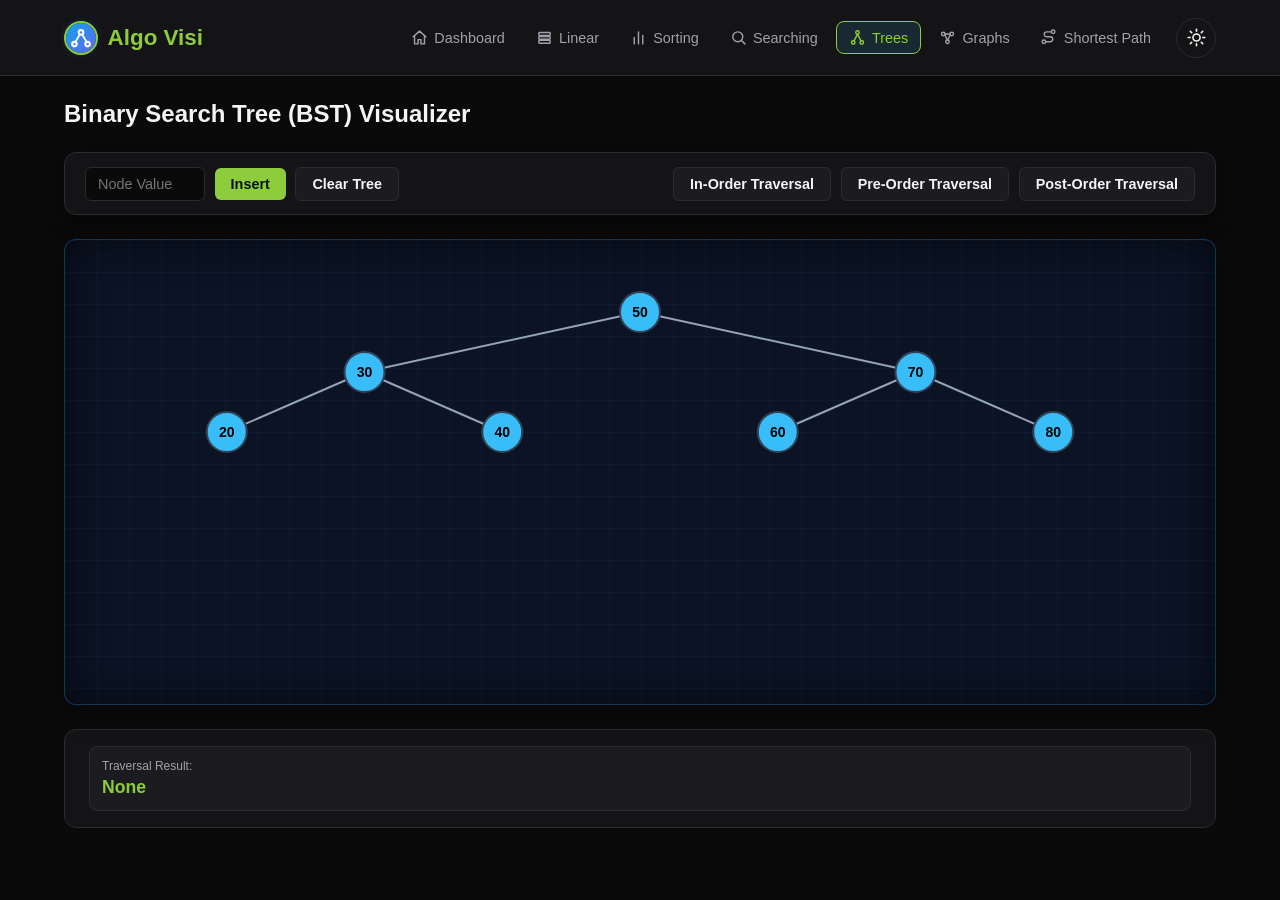
<file: pages/tree.html>
<!DOCTYPE html>
<html lang="en" data-theme="dark">
<head>
  <meta charset="UTF-8">
  <meta name="viewport" content="width=device-width, initial-scale=1.0">
  <title>Binary Search Tree Visualizer - Algo Visi</title>
  <link rel="icon" type="image/svg+xml" href="../favicon.svg">
  <script>
    (function () {
      try {
        var t = localStorage.getItem('dsa-theme');
        document.documentElement.setAttribute('data-theme', t === 'light' ? 'light' : 'dark');
      } catch (e) { document.documentElement.setAttribute('data-theme', 'dark'); }
    })();
  </script>
  <link rel="stylesheet" href="../css/style.css">
  <link rel="stylesheet" href="../css/visualizer.css">
  <style>
    /* SVG Tree Canvas Styling */
    #tree-svg {
      width: 100%;
      height: 400px;
    }
    .tree-node {
      fill: var(--accent);
      stroke: var(--border-color);
      stroke-width: 2px;
      transition: all 0.3s ease;
    }
    .tree-text {
      fill: #000;
      font-weight: bold;
      font-size: 14px;
      text-anchor: middle;
      dominant-baseline: central;
    }
    .tree-line {
      stroke: var(--text-muted);
      stroke-width: 2px;
    }
    /* Traversal animation states */
    .tree-node.visited {
      fill: #10b981; /* Green for visited nodes */
    }
    .tree-node.current {
      fill: #f59e0b; /* Amber for the node being visited right now */
    }
  </style>
</head>
<body>

  <!-- Navigation Bar -->
  <nav class="navbar">
    <a class="logo" href="../index.html">
      <img src="../favicon.svg" alt="Algo Visi" class="logo-favicon">
      <span class="logo-text">Algo Visi</span>
    </a>
    <div class="nav-right">
      <ul class="nav-links">
        <li><a href="../index.html"><span class="nav-icon"><svg viewBox="0 0 24 24"><path d="M3 11l9-8 9 8"/><path d="M5 9.5V21h5v-6h4v6h5V9.5"/></svg></span> Dashboard</a></li>
        <li><a href="linear-structures.html"><span class="nav-icon"><svg viewBox="0 0 24 24"><rect x="4" y="5" width="16" height="4" rx="1"/><rect x="4" y="10.5" width="16" height="4" rx="1"/><rect x="4" y="16" width="16" height="4" rx="1"/></svg></span> Linear</a></li>
        <li><a href="sorting.html"><span class="nav-icon"><svg viewBox="0 0 24 24"><line x1="6" y1="21" x2="6" y2="12"/><line x1="12" y1="21" x2="12" y2="4"/><line x1="18" y1="21" x2="18" y2="9"/></svg></span> Sorting</a></li>
        <li><a href="searching.html"><span class="nav-icon"><svg viewBox="0 0 24 24"><circle cx="11" cy="11" r="7"/><line x1="16.2" y1="16.2" x2="21" y2="21"/></svg></span> Searching</a></li>
        <li><a href="tree.html" class="active"><span class="nav-icon"><svg viewBox="0 0 24 24"><circle cx="12" cy="5" r="2.5"/><circle cx="6" cy="19" r="2.5"/><circle cx="18" cy="19" r="2.5"/><path d="M12 7.5 6.9 16.7M12 7.5l5.1 9.2"/></svg></span> Trees</a></li>
        <li><a href="graph.html"><span class="nav-icon"><svg viewBox="0 0 24 24"><circle cx="6" cy="7" r="2.5"/><circle cx="18" cy="7" r="2.5"/><circle cx="12" cy="18" r="2.5"/><path d="M8.2 8.2l3.6 7.6M15.8 8.2l-3.6 7.6M8.5 7h7"/></svg></span> Graphs</a></li>
        <li><a href="shortest-path.html"><span class="nav-icon"><svg viewBox="0 0 24 24"><circle cx="5.5" cy="18" r="2.5"/><circle cx="18.5" cy="4" r="2.5"/><path d="M8 18h6.5a3.5 3.5 0 0 0 0-7h-5a3.5 3.5 0 0 1 0-7H16"/></svg></span> Shortest Path</a></li>
      </ul>
      <button id="theme-toggle" class="theme-toggle" type="button" aria-label="Switch theme">
        <svg class="icon-sun" viewBox="0 0 24 24"><circle cx="12" cy="12" r="4.5"/><line x1="12" y1="1.5" x2="12" y2="4"/><line x1="12" y1="20" x2="12" y2="22.5"/><line x1="1.5" y1="12" x2="4" y2="12"/><line x1="20" y1="12" x2="22.5" y2="12"/><line x1="4.2" y1="4.2" x2="6" y2="6"/><line x1="18" y1="18" x2="19.8" y2="19.8"/><line x1="4.2" y1="19.8" x2="6" y2="18"/><line x1="18" y1="6" x2="19.8" y2="4.2"/></svg>
        <svg class="icon-moon" viewBox="0 0 24 24"><path d="M21 12.8A9 9 0 1 1 11.2 3 7 7 0 0 0 21 12.8Z"/></svg>
      </button>
    </div>
  </nav>

  <div class="visualizer-container">
    <h2>Binary Search Tree (BST) Visualizer</h2>

    <!-- Controls Panel -->
    <div class="control-panel">
      <div class="input-group">
        <input type="text" id="node-input" placeholder="Node Value" style="width: 120px;">
        <button id="insert-btn" class="btn">Insert</button>
        <button id="clear-btn" class="btn btn-secondary">Clear Tree</button>
      </div>

      <div class="input-group">
        <button id="inorder-btn" class="btn btn-secondary">In-Order Traversal</button>
        <button id="preorder-btn" class="btn btn-secondary">Pre-Order Traversal</button>
        <button id="postorder-btn" class="btn btn-secondary">Post-Order Traversal</button>
      </div>
    </div>

    <!-- Visualizer Canvas -->
    <div id="canvas-container" class="canvas-area">
      <svg id="tree-svg"></svg>
    </div>

    <!-- Traversal Output -->
    <div class="complexity-panel">
      <div class="complexity-card" style="grid-column: 1 / -1; text-align: left;">
        <span id="traversal-label">Traversal Result:</span>
        <strong id="traversal-output" style="font-size: 1.1rem; color: var(--accent);">None</strong>
      </div>
    </div>
  </div>

  <script src="../js/visualization/treeVisualizer.js"></script>
  <script src="../js/theme.js"></script>
</body>
</html>
</file>
<file: css/style.css>
/* ==========================================================================
   DSA Playground — Global Theme & Navigation
   Two themes: deep-dark (default) and pure-white light.
   Toggle by setting  <html data-theme="light">  (see js/theme.js).
   ========================================================================== */

/* ---------- DARK THEME (default) : "deep dark" ---------- */
:root {
  --bg-primary: #0a0a0b;        /* deep near-black page background */
  --bg-secondary: #141416;      /* navbar / panels */
  --card-bg: rgba(20, 20, 23, 0.72);
  --chip-bg: #1c1c20;           /* small tags / pills */

  --accent: #8dcc3a;            /* sky-blue brand accent */
  --accent-hover: #13cf68;
  --accent-contrast: #041016;   /* text placed on top of an accent fill */
  --accent-soft: rgba(56, 189, 248, 0.12);

  --text-main: #f4f4f5;
  --text-muted: #a1a1aa;
  --border-color: #2a2a30;

  --hero-grad-a: #38f88e;
  --hero-grad-b: #405558;

  --shadow-color: rgba(0, 0, 0, 0.45);
  --radius: 12px;

  color-scheme: dark;
}

/* ---------- LIGHT THEME : "pure white" ---------- */
[data-theme="light"] {
  --bg-primary: #ffffff;        /* pure white page background */
  --bg-secondary: #ffffff;      /* navbar / panels stay white */
  --card-bg: #ffffff;
  --chip-bg: #f1f5f9;

  --accent: #141316;            /* deeper blue for contrast on white */
  --accent-hover: #141314;
  --accent-contrast: #ffffff;   /* white text on the deeper accent */
  --accent-soft: rgba(2, 132, 199, 0.10);

  --text-main: #0f172a;
  --text-muted: #64748b;
  --border-color: #e5e7eb;

  --hero-grad-a: #161615;
  --hero-grad-b: #1b1d1a;

  --shadow-color: rgba(15, 23, 42, 0.08);

  color-scheme: light;
}

* {
  margin: 0;
  padding: 0;
  box-sizing: border-box;
  font-family: 'Segoe UI', Roboto, Helvetica, Arial, sans-serif;
}

body {
  background-color: var(--bg-primary);
  color: var(--text-main);
  min-height: 100vh;
  transition: background-color 0.3s ease, color 0.3s ease;
}

/* ==========================================================================
   Navbar
   ========================================================================== */
.navbar {
  display: flex;
  justify-content: space-between;
  align-items: center;
  gap: 1rem;
  padding: 1.1rem 5%;
  background-color: var(--bg-secondary);
  border-bottom: 1px solid var(--border-color);
  transition: background-color 0.3s ease, border-color 0.3s ease;
  flex-wrap: wrap;
}

.logo {
  display: flex;
  align-items: center;
  gap: 0.6rem;
  font-size: 1.4rem;
  font-weight: 700;
  color: var(--accent);
  text-decoration: none;
}

.logo-text {
  white-space: nowrap;
}

/* Circular brand mark in the navbar */
.logo-favicon {
  width: 34px;
  height: 34px;
  border-radius: 50%;
  object-fit: cover;
  border: 2px solid var(--accent);
  box-shadow: 0 0 8px var(--accent-soft);
}

/* Right cluster: nav links + theme toggle */
.nav-right {
  display: flex;
  align-items: center;
  gap: 0.75rem;
  flex-wrap: wrap;
}

.nav-links {
  display: flex;
  list-style: none;
  gap: 0.3rem;
  flex-wrap: wrap;
}

.nav-links a {
  color: var(--text-muted);
  text-decoration: none;
  font-weight: 500;
  transition: color 0.2s ease, background 0.2s ease, border-color 0.2s ease;
  display: flex;
  align-items: center;
  gap: 0.4rem;
  padding: 0.45rem 0.75rem;
  border-radius: 8px;
  font-size: 0.9rem;
  white-space: nowrap;
  border: 1px solid transparent;
}

.nav-links a:hover {
  color: var(--accent);
  background: var(--accent-soft);
}

.nav-links a.active {
  color: var(--accent);
  background: var(--accent-soft);
  border-color: var(--accent);
}

/* Inline SVG icons inherit the link colour */
.nav-icon {
  display: inline-flex;
  align-items: center;
  justify-content: center;
  line-height: 1;
}

.nav-icon svg {
  width: 17px;
  height: 17px;
  stroke: currentColor;
  fill: none;
  stroke-width: 2;
  stroke-linecap: round;
  stroke-linejoin: round;
  display: block;
}

/* ==========================================================================
   Theme toggle button (sun / moon)
   ========================================================================== */
.theme-toggle {
  display: inline-flex;
  align-items: center;
  justify-content: center;
  width: 40px;
  height: 40px;
  border-radius: 50%;
  border: 1px solid var(--border-color);
  background: var(--card-bg);
  color: var(--text-main);
  cursor: pointer;
  transition: color 0.2s ease, border-color 0.2s ease, background 0.2s ease, transform 0.2s ease;
  flex-shrink: 0;
}

.theme-toggle:hover {
  color: var(--accent);
  border-color: var(--accent);
  transform: rotate(-15deg);
}

.theme-toggle svg {
  width: 19px;
  height: 19px;
  stroke: currentColor;
  fill: none;
  stroke-width: 2;
  stroke-linecap: round;
  stroke-linejoin: round;
  display: block;
}

/* theme.js toggles which glyph is visible */
.icon-moon { display: none; }
</file>
<file: css/dashboard.css>
/* ==========================================================================
   Dashboard (index.html) — Hero + Flexbox module grid
   ========================================================================== */

/* Hero Header */
.hero {
  text-align: center;
  padding: 3rem 1rem 2rem 1rem;
  max-width: 800px;
  margin: 0 auto;
}

.hero h1 {
  font-size: 2.5rem;
  margin-bottom: 0.75rem;
  background: linear-gradient(90deg, var(--hero-grad-a), var(--hero-grad-b));
  background-clip: text;
  -webkit-background-clip: text;
  -webkit-text-fill-color: transparent;
}

.hero p {
  color: var(--text-muted);
  font-size: 1.1rem;
}

/* Dashboard Container */
.dashboard-container {
  max-width: 1200px;
  margin: 0 auto;
  padding: 1rem 2rem 4rem 2rem;
}

.section-title {
  font-size: 1.5rem;
  margin-bottom: 1.5rem;
  border-left: 4px solid var(--accent);
  padding-left: 0.75rem;
}

/* ---------- Flexbox Layout for the selected topics ---------- */
.card-grid {
  display: flex;
  flex-wrap: wrap;
  gap: 1.5rem;
  align-items: stretch;
}

/* Module Cards — flex items that grow to fill each row */
.module-card {
  flex: 1 1 320px;          /* grow, shrink, ideal width 320px */
  min-width: 300px;
  max-width: 520px;
  background: var(--card-bg);
  border: 1px solid var(--border-color);
  border-radius: var(--radius);
  padding: 1.75rem;
  text-decoration: none;
  color: inherit;
  position: relative;
  display: flex;
  flex-direction: column;
  backdrop-filter: blur(8px);
  transition: transform 0.25s ease, border-color 0.25s ease, box-shadow 0.25s ease, background 0.3s ease;
}

.module-card:hover {
  transform: translateY(-5px);
  border-color: var(--accent);
  box-shadow: 0 10px 25px -5px var(--accent-soft);
}

.card-badge {
  position: absolute;
  top: 1rem;
  right: 1rem;
  font-size: 0.75rem;
  text-transform: uppercase;
  letter-spacing: 1px;
  color: var(--accent);
  background: var(--accent-soft);
  padding: 0.25rem 0.5rem;
  border-radius: 4px;
}

/* Larger inline SVG icon at the top of each card */
.card-icon {
  margin-bottom: 1rem;
  color: var(--accent);
  display: inline-flex;
}

.card-icon svg {
  width: 34px;
  height: 34px;
  stroke: currentColor;
  fill: none;
  stroke-width: 1.8;
  stroke-linecap: round;
  stroke-linejoin: round;
  display: block;
}

.module-card h3 {
  font-size: 1.25rem;
  margin-bottom: 0.5rem;
}

.module-card p {
  color: var(--text-muted);
  font-size: 0.9rem;
  line-height: 1.5;
  margin-bottom: 1.5rem;
  flex-grow: 1;
}

.card-tags {
  display: flex;
  flex-wrap: wrap;
  gap: 0.5rem;
}

.card-tags span {
  font-size: 0.75rem;
  background-color: var(--chip-bg);
  color: var(--text-muted);
  padding: 0.2rem 0.6rem;
  border-radius: 12px;
  border: 1px solid var(--border-color);
}

@media (max-width: 640px) {
  .hero h1 { font-size: 2rem; }
  .dashboard-container { padding: 1rem 1.25rem 3rem 1.25rem; }
  .module-card { flex-basis: 100%; max-width: 100%; }
}
</file>
<file: css/visualizer.css>
/* ==========================================================================
   Visualizer Container Layout & Modern Theme
   ========================================================================== */

.visualizer-container {
  max-width: 1200px;
  margin: 1.5rem auto 3rem auto;
  padding: 0 1.5rem;
  display: flex;
  flex-direction: column;
  gap: 1.5rem;
}

/* Header & Subtitle */
.visualizer-header {
  text-align: center;
  margin-bottom: 0.5rem;
}

.visualizer-title {
  font-size: 2rem;
  font-weight: 800;
  letter-spacing: 2px;
  color: var(--text-main);
  text-transform: uppercase;
  margin-bottom: 0.25rem;
  text-shadow: 0 0 20px rgba(56, 189, 248, 0.2);
}

.visualizer-subtitle {
  font-size: 0.85rem;
  font-weight: 600;
  letter-spacing: 2px;
  color: var(--accent);
  text-transform: uppercase;
}

/* Stat Pill Badges */
.stats-bar {
  display: flex;
  justify-content: center;
  align-items: center;
  gap: 1.25rem;
  margin: 0.5rem 0;
}

.stat-pill {
  background: var(--card-bg);
  border: 1px solid var(--border-color);
  border-radius: 999px;
  padding: 0.45rem 1.4rem;
  display: inline-flex;
  align-items: center;
  gap: 1rem;
  box-shadow: 0 4px 15px var(--shadow-color);
  backdrop-filter: blur(8px);
  transition: background 0.3s ease, border-color 0.3s ease;
}

.stat-label {
  font-size: 0.8rem;
  font-weight: 700;
  letter-spacing: 1.5px;
  color: var(--text-muted);
  text-transform: uppercase;
}

.stat-value {
  font-size: 1.15rem;
  font-weight: 800;
  color: var(--text-main);
  min-width: 20px;
  text-align: right;
  font-family: 'Fira Code', Consolas, monospace;
}

.stat-pill.compare .stat-value {
  color: var(--accent);
}

.stat-pill.swaps .stat-value {
  color: #f59e0b;
}

/* Control Toolbar */
.control-panel {
  background: var(--bg-secondary);
  border: 1px solid var(--border-color);
  border-radius: var(--radius);
  padding: 0.85rem 1.25rem;
  display: flex;
  flex-wrap: wrap;
  align-items: center;
  justify-content: space-between;
  gap: 1rem;
  box-shadow: 0 4px 20px var(--shadow-color);
  transition: background 0.3s ease, border-color 0.3s ease;
}

.input-group {
  display: flex;
  align-items: center;
  flex-wrap: wrap;
  gap: 0.6rem;
}

.input-group select,
.input-group input[type="text"] {
  background: var(--bg-primary);
  border: 1px solid var(--border-color);
  color: var(--text-main);
  padding: 0.5rem 0.75rem;
  border-radius: 6px;
  outline: none;
  font-size: 0.9rem;
}

.input-group select:focus,
.input-group input[type="text"]:focus {
  border-color: var(--accent);
}

.btn {
  background: var(--accent);
  color: var(--accent-contrast);
  border: none;
  padding: 0.5rem 1rem;
  border-radius: 6px;
  font-weight: 600;
  font-size: 0.9rem;
  cursor: pointer;
  transition: all 0.2s ease;
  display: inline-flex;
  align-items: center;
  justify-content: center;
  gap: 0.4rem;
}

.btn:hover {
  background: var(--accent-hover);
  color: var(--accent-contrast);
  transform: translateY(-1px);
}

.btn:active {
  transform: translateY(0);
}

.btn-secondary {
  background: var(--chip-bg);
  border: 1px solid var(--border-color);
  color: var(--text-main);
}

.btn-secondary:hover {
  background: var(--border-color);
  color: var(--text-main);
}

/* ==========================================================================
   Animation Canvas Window & Technical Blueprint
   ========================================================================== */

.canvas-area {
  /* The animation stage stays a dark "blueprint" in BOTH themes.
     Re-scoping these variables keeps neon cards, nodes and text
     readable even when the rest of the page is the pure-white theme. */
  --accent: #38bdf8;
  --accent-hover: #0ea5e9;
  --text-main: #f4f4f5;
  --text-muted: #94a3b8;
  --border-color: #334155;
  --accent-soft: rgba(56, 189, 248, 0.12);

  background-color: #0b1324;
  background-image: 
    linear-gradient(rgba(56, 189, 248, 0.05) 1px, transparent 1px),
    linear-gradient(90deg, rgba(56, 189, 248, 0.05) 1px, transparent 1px);
  background-size: 32px 32px;
  border: 1px solid rgba(56, 189, 248, 0.2);
  border-radius: var(--radius);
  min-height: 380px;
  display: flex;
  align-items: flex-end;
  justify-content: center;
  padding: 2rem 1.5rem 2rem 1.5rem;
  gap: 8px;
  position: relative;
  overflow: hidden;
  box-shadow: inset 0 0 40px rgba(0, 0, 0, 0.6), 0 8px 30px rgba(0, 0, 0, 0.3);
}

.sorting-canvas {
  display: flex;
  flex-direction: column;
  align-items: center;
  justify-content: flex-end;
  min-height: 380px;
  padding-bottom: 1.5rem;
}

/* Overhead Gantry Rail */
.gantry-rail {
  position: absolute;
  top: 32px;
  left: 4%;
  right: 4%;
  height: 2px;
  background: linear-gradient(90deg, transparent, rgba(56, 189, 248, 0.5) 15%, rgba(56, 189, 248, 0.5) 85%, transparent);
  box-shadow: 0 0 8px rgba(56, 189, 248, 0.4);
  z-index: 10;
}

/* Robotic Overhead Crane / Gripper */
.robotic-crane {
  position: absolute;
  top: 22px;
  left: 0;
  width: 70px;
  height: 160px;
  display: flex;
  flex-direction: column;
  align-items: center;
  pointer-events: none;
  z-index: 12;
  transition: transform 0.25s cubic-bezier(0.2, 0.8, 0.2, 1);
  will-change: transform;
}

/* Top Carriage Trolley */
.crane-trolley {
  width: 54px;
  height: 18px;
  background: #1e293b;
  border: 2px solid var(--accent);
  border-radius: 5px;
  position: relative;
  box-shadow: 0 0 12px rgba(56, 189, 248, 0.35);
}

.crane-light {
  width: 7px;
  height: 7px;
  background: #f59e0b;
  border-radius: 50%;
  position: absolute;
  top: 50%;
  left: 50%;
  transform: translate(-50%, -50%);
  box-shadow: 0 0 8px #f59e0b;
  animation: pulseLight 1.5s infinite;
}

@keyframes pulseLight {
  0%, 100% { opacity: 0.8; box-shadow: 0 0 6px #f59e0b; }
  50% { opacity: 1; box-shadow: 0 0 12px #fbbf24; }
}

/* Dual Vertical Piston Beams */
.crane-shafts {
  width: 22px;
  flex-grow: 1;
  border-left: 2px solid var(--accent);
  border-right: 2px solid var(--accent);
  background: rgba(56, 189, 248, 0.05);
  box-shadow: inset 0 0 8px rgba(56, 189, 248, 0.1);
}

/* Gripper Claw Head */
.crane-gripper {
  width: 38px;
  height: 16px;
  background: #1e293b;
  border: 2px solid var(--accent);
  border-radius: 4px;
  position: relative;
  box-shadow: 0 0 10px rgba(56, 189, 248, 0.3);
}

.crane-gripper::before {
  content: '';
  position: absolute;
  left: -10px;
  bottom: -4px;
  width: 8px;
  height: 8px;
  border-left: 2px solid var(--accent);
  border-bottom: 2px solid var(--accent);
  border-bottom-left-radius: 3px;
}

.crane-gripper::after {
  content: '';
  position: absolute;
  right: -10px;
  bottom: -4px;
  width: 8px;
  height: 8px;
  border-right: 2px solid var(--accent);
  border-bottom: 2px solid var(--accent);
  border-bottom-right-radius: 3px;
}

.robotic-crane.active-compare .crane-trolley,
.robotic-crane.active-compare .crane-shafts,
.robotic-crane.active-compare .crane-gripper {
  border-color: #ef4444;
}
.robotic-crane.active-compare .crane-gripper::before,
.robotic-crane.active-compare .crane-gripper::after {
  border-color: #ef4444;
}

.robotic-crane.active-swap .crane-trolley,
.robotic-crane.active-swap .crane-shafts,
.robotic-crane.active-swap .crane-gripper {
  border-color: #f59e0b;
}
.robotic-crane.active-swap .crane-gripper::before,
.robotic-crane.active-swap .crane-gripper::after {
  border-color: #f59e0b;
}

/* ==========================================================================
   Array Stage & Glowing Neon Cards
   ========================================================================== */

.array-stage {
  display: flex;
  align-items: flex-end;
  justify-content: center;
  gap: 14px;
  position: relative;
  width: 100%;
  min-height: 180px;
  padding-bottom: 35px;
  z-index: 5;
}

.array-card {
  width: 48px;
  border-radius: 8px;
  display: flex;
  flex-direction: column;
  align-items: center;
  justify-content: flex-end;
  padding-bottom: 8px;
  font-size: 1.1rem;
  font-weight: 700;
  position: relative;
  transition: height 0.25s cubic-bezier(0.2, 0.8, 0.2, 1), 
              transform 0.25s ease, 
              border-color 0.2s ease, 
              background 0.2s ease, 
              box-shadow 0.2s ease;
  user-select: none;

  /* Default Neon Cyan */
  background: rgba(56, 189, 248, 0.12);
  border: 2px solid rgba(56, 189, 248, 0.7);
  color: #e0f2fe;
  box-shadow: 0 0 12px rgba(56, 189, 248, 0.15);
}

.array-card.compare {
  background: rgba(239, 68, 68, 0.25) !important;
  border-color: #ef4444 !important;
  color: #fca5a5 !important;
  box-shadow: 0 0 18px rgba(239, 68, 68, 0.45) !important;
}

.array-card.swap {
  background: rgba(245, 158, 11, 0.3) !important;
  border-color: #f59e0b !important;
  color: #fef08a !important;
  transform: translateY(-8px);
  box-shadow: 0 0 22px rgba(245, 158, 11, 0.6) !important;
}

.array-card.pivot {
  background: rgba(234, 179, 8, 0.25) !important;
  border-color: #eab308 !important;
  color: #fef08a !important;
  box-shadow: 0 0 20px rgba(234, 179, 8, 0.5) !important;
}

.array-card.sorted {
  background: rgba(16, 185, 129, 0.2) !important;
  border-color: #10b981 !important;
  color: #6ee7b7 !important;
  box-shadow: 0 0 15px rgba(16, 185, 129, 0.35) !important;
}

.card-pointer {
  position: absolute;
  bottom: -28px;
  left: 50%;
  transform: translateX(-50%);
  font-family: 'Fira Code', Consolas, monospace;
  font-weight: 800;
  font-size: 0.95rem;
  letter-spacing: 1px;
}

.card-pointer.pointer-p { color: #eab308; }
.card-pointer.pointer-i { color: var(--accent); }
.card-pointer.pointer-j { color: #a855f7; }

/* Dynamic Bar Elements (Searching Visualizer Support) */
.array-bar {
  background: var(--accent);
  width: 32px;
  border-radius: 4px 4px 0 0;
  display: flex;
  align-items: flex-end;
  justify-content: center;
  padding-bottom: 5px;
  font-size: 0.75rem;
  font-weight: bold;
  color: #000;
  transition: height 0.2s ease, background-color 0.2s ease, opacity 0.2s ease;
}

.array-bar.compare { background: #f59e0b; }
.array-bar.swap { background: #ef4444; }
.array-bar.sorted { background: #10b981; }

/* Action Status Banner */
.action-banner {
  margin-top: 0.5rem;
  width: 100%;
  max-width: 580px;
  margin-left: auto;
  margin-right: auto;
  text-align: center;
  background: var(--card-bg);
  border: 1px solid var(--border-color);
  padding: 0.6rem 1rem;
  border-radius: 8px;
  font-size: 0.9rem;
  color: var(--text-muted);
  transition: background 0.3s ease, border-color 0.3s ease;
}

.action-banner strong {
  color: var(--accent);
  font-weight: 600;
}

/* ==========================================================================
   macOS Style Code Editor Window
   ========================================================================== */

.code-window-container {
  display: flex;
  justify-content: center;
  width: 100%;
  margin-top: 0.5rem;
}

.code-window {
  background: #0d1527;
  border: 1px solid #1e293b;
  border-radius: 12px;
  width: 100%;
  max-width: 580px;
  overflow: hidden;
  box-shadow: 0 15px 35px -5px rgba(0, 0, 0, 0.5);
  font-family: 'Fira Code', Consolas, Monaco, monospace;
}

.window-header {
  display: flex;
  align-items: center;
  padding: 10px 16px;
  background: #090e1a;
  border-bottom: 1px solid #1e293b;
}

.window-dots {
  display: flex;
  gap: 7px;
}

.window-dot {
  width: 11px;
  height: 11px;
  border-radius: 50%;
}

.dot-red { background: #ef4444; }
.dot-yellow { background: #f59e0b; }
.dot-green { background: #10b981; }

.window-tab {
  background: #0d1527;
  border: 1px solid #1e293b;
  border-bottom: none;
  border-radius: 6px 6px 0 0;
  padding: 4px 14px;
  font-size: 0.8rem;
  color: #94a3b8;
  margin-left: 16px;
  display: flex;
  align-items: center;
  gap: 6px;
}

.code-body {
  padding: 12px 0;
  font-size: 0.85rem;
  line-height: 1.6;
  max-height: 320px;
  overflow-y: auto;
}

.code-row {
  display: flex;
  align-items: center;
  padding: 2px 16px 2px 10px;
  transition: background 0.15s ease;
  position: relative;
}

.code-row.active-line {
  background: rgba(245, 158, 11, 0.15);
  border-left: 4px solid #f59e0b;
  padding-left: 6px;
}

.line-num {
  width: 30px;
  text-align: right;
  margin-right: 16px;
  color: #475569;
  user-select: none;
  font-size: 0.8rem;
}

.code-row.active-line .line-num {
  color: #f59e0b;
  font-weight: 700;
}

.line-text {
  color: #cbd5e1;
  white-space: pre;
}

.code-row.active-line .line-text {
  color: #ffffff;
}

.kw { color: #c084fc; font-weight: 600; }
.type { color: #38bdf8; }
.fn { color: #fbbf24; font-weight: 600; }
.cm { color: #64748b; font-style: italic; }

/* ==========================================================================
   Big-O Panel
   ========================================================================== */

.complexity-panel {
  background: var(--bg-secondary);
  border: 1px solid var(--border-color);
  border-radius: var(--radius);
  padding: 1rem 1.5rem;
  display: grid;
  grid-template-columns: repeat(auto-fit, minmax(150px, 1fr));
  gap: 1rem;
  text-align: center;
}

.complexity-card {
  background: var(--chip-bg);
  padding: 0.75rem;
  border-radius: 8px;
  border: 1px solid var(--border-color);
}

.complexity-card span {
  display: block;
  font-size: 0.75rem;
  color: var(--text-muted);
  margin-bottom: 0.25rem;
}

.complexity-card strong {
  color: var(--accent);
  font-size: 1rem;
}

/* Responsive adjustments */
@media (max-width: 768px) {
  .array-card {
    width: 32px;
    font-size: 0.9rem;
  }
  .array-stage {
    gap: 8px;
  }
  .robotic-crane {
    width: 50px;
  }
  .crane-shafts {
    width: 16px;
  }
}
</file>
<file: css/shortest-path.css>
/* ==========================================================================
   Shortest Path page (Dijkstra & Bellman-Ford)
   Builds on visualizer.css: reuses .canvas-area, .stat-pill,
   .control-panel, .action-banner and .complexity-panel.
   ========================================================================== */

/* ---------- Layout: graph + narration on the left, data on the right ---------- */
.sp-layout {
  display: grid;
  grid-template-columns: minmax(0, 1.5fr) minmax(0, 1fr);
  gap: 1.5rem;
  align-items: start;
}

.sp-main,
.sp-side {
  display: flex;
  flex-direction: column;
  gap: 1rem;
  min-width: 0;
}

@media (max-width: 960px) {
  .sp-layout { grid-template-columns: minmax(0, 1fr); }
}

/* ---------- Controls ---------- */
.btn:disabled {
  opacity: 0.45;
  cursor: not-allowed;
  transform: none;
}

.sp-check {
  display: inline-flex;
  align-items: center;
  gap: 0.35rem;
  font-size: 0.85rem;
  color: var(--text-muted);
  cursor: pointer;
  user-select: none;
}

.sp-label {
  font-size: 0.85rem;
  color: var(--text-muted);
}

.sp-step-label {
  font-family: 'Fira Code', Consolas, monospace;
  font-size: 0.8rem;
  color: var(--text-muted);
  min-width: 96px;
  text-align: center;
}

/* ---------- Warning banner (Dijkstra + negative weights) ---------- */
.sp-warning {
  background: rgba(245, 158, 11, 0.12);
  border: 1px solid #f59e0b;
  border-radius: 8px;
  padding: 0.6rem 1rem;
  font-size: 0.88rem;
  line-height: 1.5;
  color: var(--text-main);
}

.sp-warning[hidden] { display: none; }

/* ---------- Canvas ---------- */
.sp-canvas {
  align-items: center;
  min-height: 0;
  padding: 0.75rem;
}

#sp-svg {
  width: 100%;
  height: auto;
  aspect-ratio: 700 / 420;   /* keeps the canvas from collapsing inside the flex container */
  display: block;
  flex: 1 1 auto;
  min-width: 0;
}

/* Edges */
.sp-edge line {
  stroke: #475569;
  stroke-width: 2.2px;
  stroke-linecap: round;
  transition: stroke 0.2s ease, stroke-width 0.2s ease;
}
.sp-edge .arrow { fill: #475569; transition: fill 0.2s ease; }

.sp-edge.tree line { stroke: #38bdf8; stroke-width: 2.8px; }
.sp-edge.tree .arrow { fill: #38bdf8; }

.sp-edge.check line { stroke: #f59e0b; stroke-width: 4px; }
.sp-edge.check .arrow { fill: #f59e0b; }

.sp-edge.relax line { stroke: #10b981; stroke-width: 4px; }
.sp-edge.relax .arrow { fill: #10b981; }

.sp-edge.path line {
  stroke: #10b981;
  stroke-width: 5px;
  filter: drop-shadow(0 0 5px rgba(16, 185, 129, 0.7));
}
.sp-edge.path .arrow { fill: #10b981; }

.sp-edge.cycle line {
  stroke: #ef4444;
  stroke-width: 4.5px;
  filter: drop-shadow(0 0 6px rgba(239, 68, 68, 0.7));
}
.sp-edge.cycle .arrow { fill: #ef4444; }

/* Weight labels (halo matches the blueprint background) */
.sp-weight {
  font: 700 13px 'Fira Code', Consolas, monospace;
  fill: #e2e8f0;
  text-anchor: middle;
  dominant-baseline: central;
  paint-order: stroke;
  stroke: #0b1324;
  stroke-width: 5px;
  stroke-linejoin: round;
}
.sp-weight.neg { fill: #fca5a5; }

/* Nodes */
.sp-node .body {
  fill: #10203a;
  stroke: rgba(56, 189, 248, 0.75);
  stroke-width: 2.5px;
  transition: fill 0.25s ease, stroke 0.25s ease;
}

.sp-node.settled .body { fill: #0d2f2a; stroke: #10b981; }

.sp-node.updated .body {
  fill: #0c3a4a;
  stroke: #67e8f9;
  filter: drop-shadow(0 0 8px rgba(103, 232, 249, 0.75));
}

.sp-node.current .body {
  fill: #3a2a0a;
  stroke: #f59e0b;
  filter: drop-shadow(0 0 9px rgba(245, 158, 11, 0.7));
}

.sp-node.onpath .body {
  fill: #0d3a30;
  stroke: #10b981;
  stroke-width: 3.5px;
  filter: drop-shadow(0 0 8px rgba(16, 185, 129, 0.7));
}

.sp-node.cyclenode .body {
  fill: #3b1216;
  stroke: #ef4444;
  filter: drop-shadow(0 0 8px rgba(239, 68, 68, 0.7));
}

.sp-id {
  fill: #e0f2fe;
  font: 800 15px 'Segoe UI', Roboto, Helvetica, Arial, sans-serif;
  text-anchor: middle;
  dominant-baseline: central;
}

.sp-dist {
  fill: #fbbf24;
  font: 700 12px 'Fira Code', Consolas, monospace;
  text-anchor: middle;
  dominant-baseline: central;
}

.sp-tag {
  fill: #94a3b8;
  font: 700 10px 'Segoe UI', Roboto, Helvetica, Arial, sans-serif;
  letter-spacing: 1.5px;
  text-anchor: middle;
}

.sp-ring {
  fill: none;
  stroke-width: 2px;
  stroke-dasharray: 4 4;
}
.sp-ring.source { stroke: #38bdf8; }
.sp-ring.target { stroke: #c084fc; }

/* ---------- Legend ---------- */
.sp-legend {
  display: flex;
  flex-wrap: wrap;
  gap: 0.5rem 1.1rem;
  font-size: 0.78rem;
  color: var(--text-muted);
}

.sp-legend span {
  display: inline-flex;
  align-items: center;
  gap: 0.4rem;
}

.sp-legend i {
  display: inline-block;
  width: 16px;
  height: 4px;
  border-radius: 2px;
}
.sp-legend i.dot { width: 11px; height: 11px; border-radius: 50%; border: 2px solid; background: transparent; }

/* ---------- Status banner ---------- */
.sp-status {
  max-width: none;
  margin: 0;
  text-align: left;
  min-height: 5.6rem;        /* room for 3-4 lines so the layout doesn't jump between steps */
  display: flex;
  align-items: center;
  line-height: 1.55;
}

.sp-status.good { border-color: #10b981; }
.sp-status.bad { border-color: #ef4444; }
.sp-status.bad strong { color: #ef4444; }

/* ---------- Side cards ---------- */
.sp-card {
  background: var(--bg-secondary);
  border: 1px solid var(--border-color);
  border-radius: var(--radius);
  padding: 0.9rem 1rem;
  transition: background 0.3s ease, border-color 0.3s ease;
}

.sp-card h3 {
  font-size: 0.75rem;
  letter-spacing: 1.5px;
  text-transform: uppercase;
  color: var(--text-muted);
  margin-bottom: 0.6rem;
}

.sp-table {
  width: 100%;
  border-collapse: collapse;
  font-family: 'Fira Code', Consolas, monospace;
  font-size: 0.88rem;
}

.sp-table th {
  text-align: left;
  font-size: 0.68rem;
  letter-spacing: 1px;
  color: var(--text-muted);
  padding: 0.25rem 0.5rem;
  border-bottom: 1px solid var(--border-color);
}

.sp-table td {
  padding: 0.32rem 0.5rem;
  border-bottom: 1px solid var(--border-color);
}

.sp-table tr:last-child td { border-bottom: none; }
.sp-table .c-node { font-weight: 800; }
.sp-table .c-dist { color: #f59e0b; font-weight: 700; }
.sp-table .c-state { color: var(--text-muted); font-size: 0.78rem; }
.sp-table tr.current td { background: rgba(245, 158, 11, 0.15); }
.sp-table tr.updated td { background: rgba(16, 185, 129, 0.14); }
.sp-table tr.updated .c-dist { color: #10b981; }

/* Result cards (reuse .complexity-panel look) */
.sp-result-path {
  grid-column: span 2;
  text-align: left;
}

.sp-result-path strong,
.sp-result-cost strong {
  font-family: 'Fira Code', Consolas, monospace;
  font-size: 1.1rem;
}

@media (max-width: 640px) {
  .sp-result-path { grid-column: 1 / -1; }
  .stats-bar { flex-wrap: wrap; }
}
</file>
